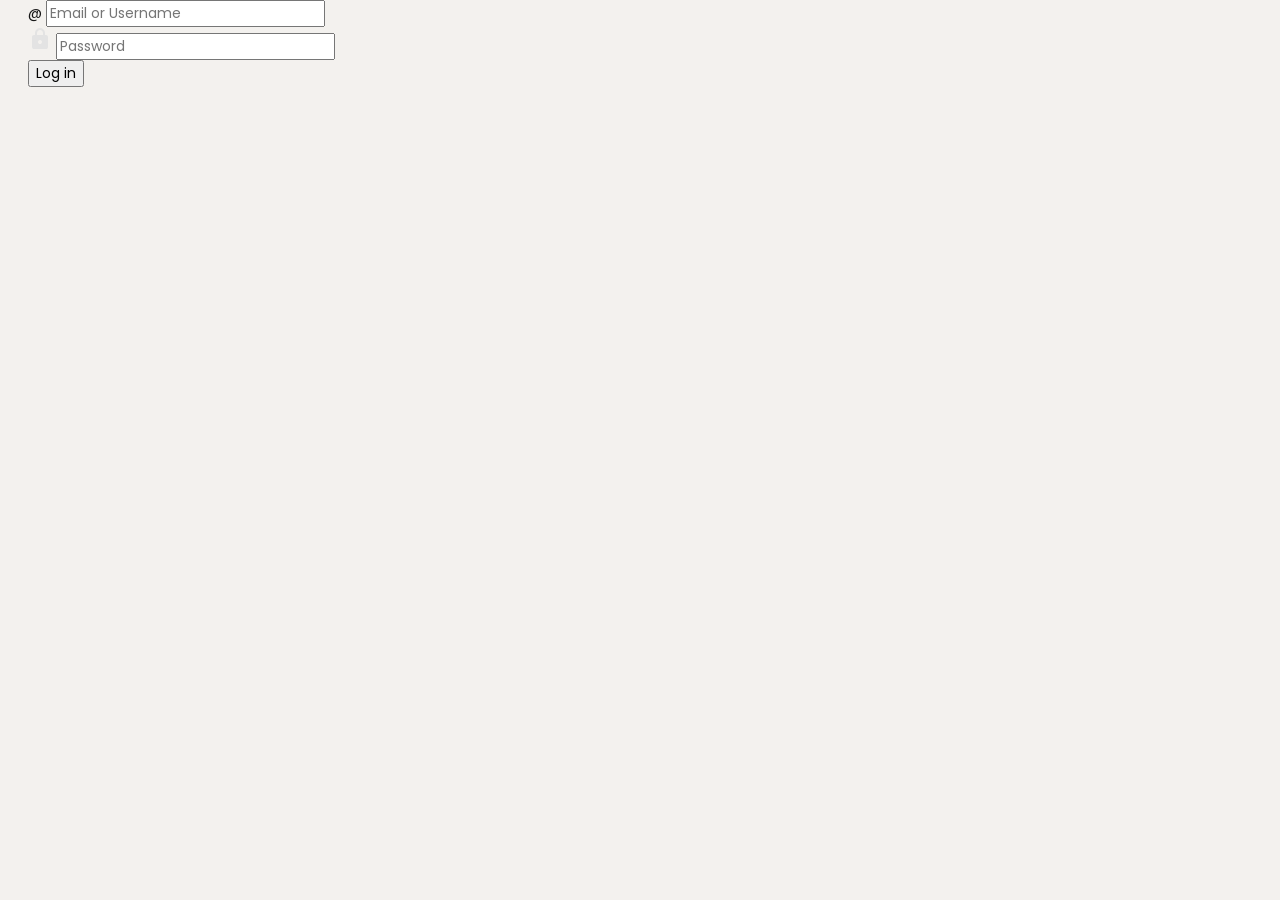
<file: forgotten-password.html>
<!DOCTYPE html>
<html lang="en">
<head>
  <meta charset="UTF-8">
  <meta name="viewport" content="width=device-width, initial-scale=1.0">
  <title>Forgot Password</title>
  <link rel="stylesheet" href="styles.css">
</head>
<body>
  <main class="container page-wrap">
    <form id="form">
      <!--<div class="incorrect">-->
      <div>
        <label for="email-input">
          <span>@</span>
        </label>
        <input type="email" name="email" id="email-input" placeholder="Email or Username">
      </div>
      <div>
        <label for="password-input">
          <svg xmlns="http://www.w3.org/2000/svg" height="24px" viewBox="0 -960 960 960" width="24px" fill="#e3e3e3"><path d="M240-80q-33 0-56.5-23.5T160-160v-400q0-33 23.5-56.5T240-640h40v-80q0-83 58.5-141.5T480-920q83 0 141.5 58.5T680-720v80h40q33 0 56.5 23.5T800-560v400q0 33-23.5 56.5T720-80H240Zm296.5-223.5Q560-327 560-360t-23.5-56.5Q513-440 480-440t-56.5 23.5Q400-393 400-360t23.5 56.5Q447-280 480-280t56.5-23.5ZM360-640h240v-80q0-50-35-85t-85-35q-50 0-85 35t-35 85v80Z"/></svg>
        </label>
        <input type="password" name="password" id="password-input" placeholder="Password">
      </div>
      <button type="submit">Log in</button>
    </form>
  </main>
</body>
</html>
</file>
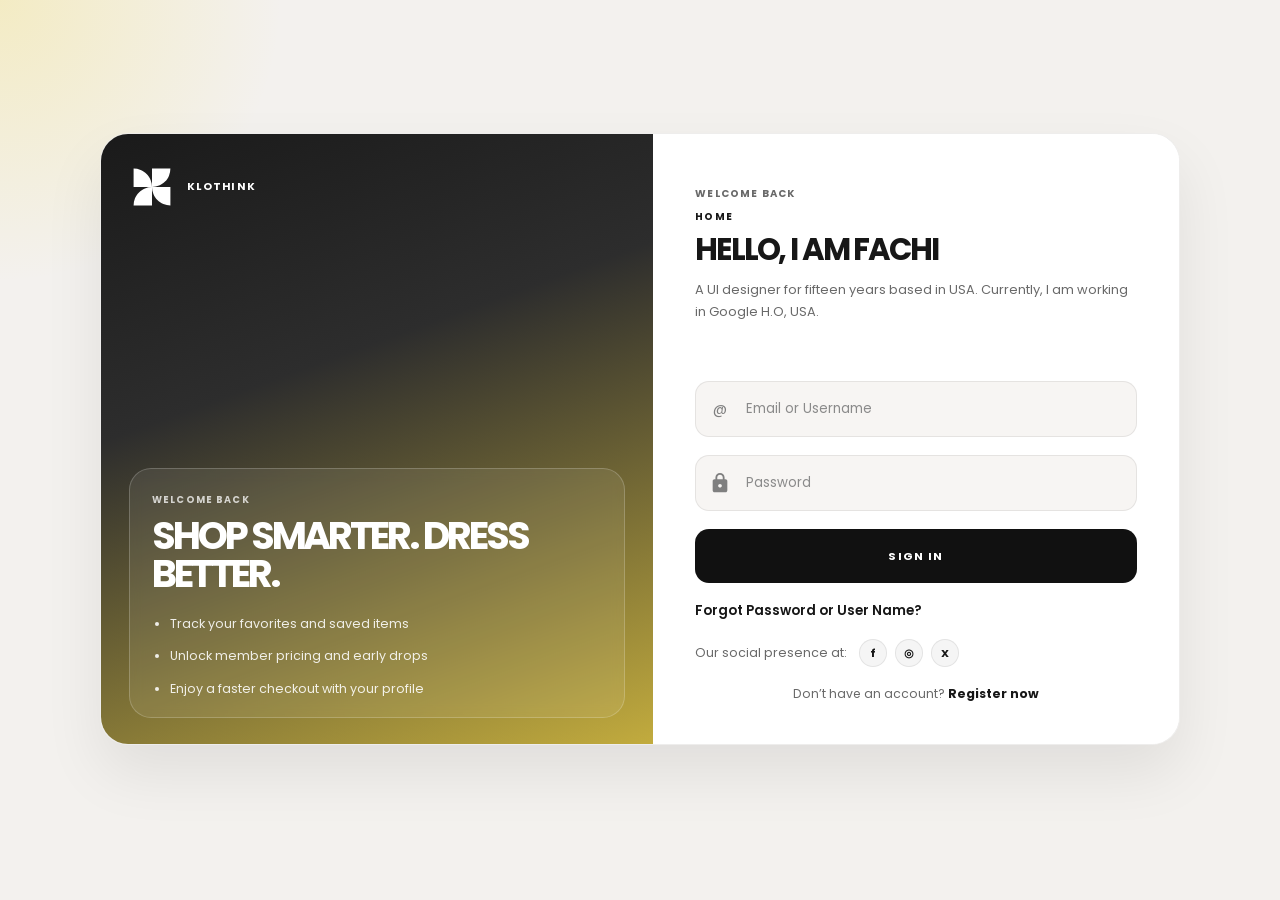
<file: login.html>
<!DOCTYPE html>
<html lang="en">
  <head>
    <meta charset="UTF-8" />
    <meta name="viewport" content="width=device-width, initial-scale=1.0" />
    <title>Klothink | Login</title>
    <link rel="stylesheet" href="styles.css" />
    <script src="script.js" defer></script>
  </head>
  <body class="auth-page">
    <div class="auth-shell">
      <aside class="auth-visual" aria-label="Brand introduction">
        <div class="brand-mark">
          <img src="images/logo/Logo.svg" alt="Klothink logo" />
          <span>Klothink</span>
        </div>

        <div class="promo-panel">
          <p class="eyebrow">Welcome back</p>
          <h2>Shop smarter. Dress better.</h2>
          <ul class="promo-list">
            <li>Track your favorites and saved items</li>
            <li>Unlock member pricing and early drops</li>
            <li>Enjoy a faster checkout with your profile</li>
          </ul>
        </div>
      </aside>

      <main class="auth-card">
        <p class="auth-kicker">Welcome back</p>
        <a href="index.html" class="auth-home-link" aria-label="Go to home page">Home</a>
        <h1>Hello, I am Fachi</h1>
        <p class="auth-subtitle">
          A UI designer for fifteen years based in USA. Currently, I am working in
          Google H.O, USA.
        </p>
        <p id="error-message" class="error-message" aria-live="polite"></p>

        <form id="login-form" class="auth-form" novalidate>
          <div class="auth-field">
            <label for="email-input" aria-label="Email or username">
              <span>@</span>
            </label>
            <input type="text" name="email" id="email-input" placeholder="Email or Username" />
          </div>

          <div class="auth-field">
            <label for="password-input" aria-label="Password">
              <svg xmlns="http://www.w3.org/2000/svg" height="22px" viewBox="0 -960 960 960" width="22px" fill="currentColor"><path d="M240-80q-33 0-56.5-23.5T160-160v-400q0-33 23.5-56.5T240-640h40v-80q0-83 58.5-141.5T480-920q83 0 141.5 58.5T680-720v80h40q33 0 56.5 23.5T800-560v400q0 33-23.5 56.5T720-80H240Zm296.5-223.5Q560-327 560-360t-23.5-56.5Q513-440 480-440t-56.5 23.5Q400-393 400-360t23.5 56.5Q447-280 480-280t56.5-23.5ZM360-640h240v-80q0-50-35-85t-85-35q-50 0-85 35t-35 85v80Z"/></svg>
            </label>
            <input type="password" name="password" id="password-input" placeholder="Password" />
          </div>

          <button class="auth-submit" type="submit">Sign in</button>
        </form>

        <a href="forgotten-password.html" class="login-link">Forgot Password or User Name?</a>

        <div class="social-row">
          <span>Our social presence at:</span>
          <div class="social-icons" aria-label="Social media links">
            <a href="#" aria-label="Facebook">f</a>
            <a href="#" aria-label="Instagram">◎</a>
            <a href="#" aria-label="X">X</a>
          </div>
        </div>

        <p class="auth-switch">
          Don’t have an account?
          <a href="sign-up.html">Register now</a>
        </p>
      </main>
    </div>
  </body>
</html>
</file>
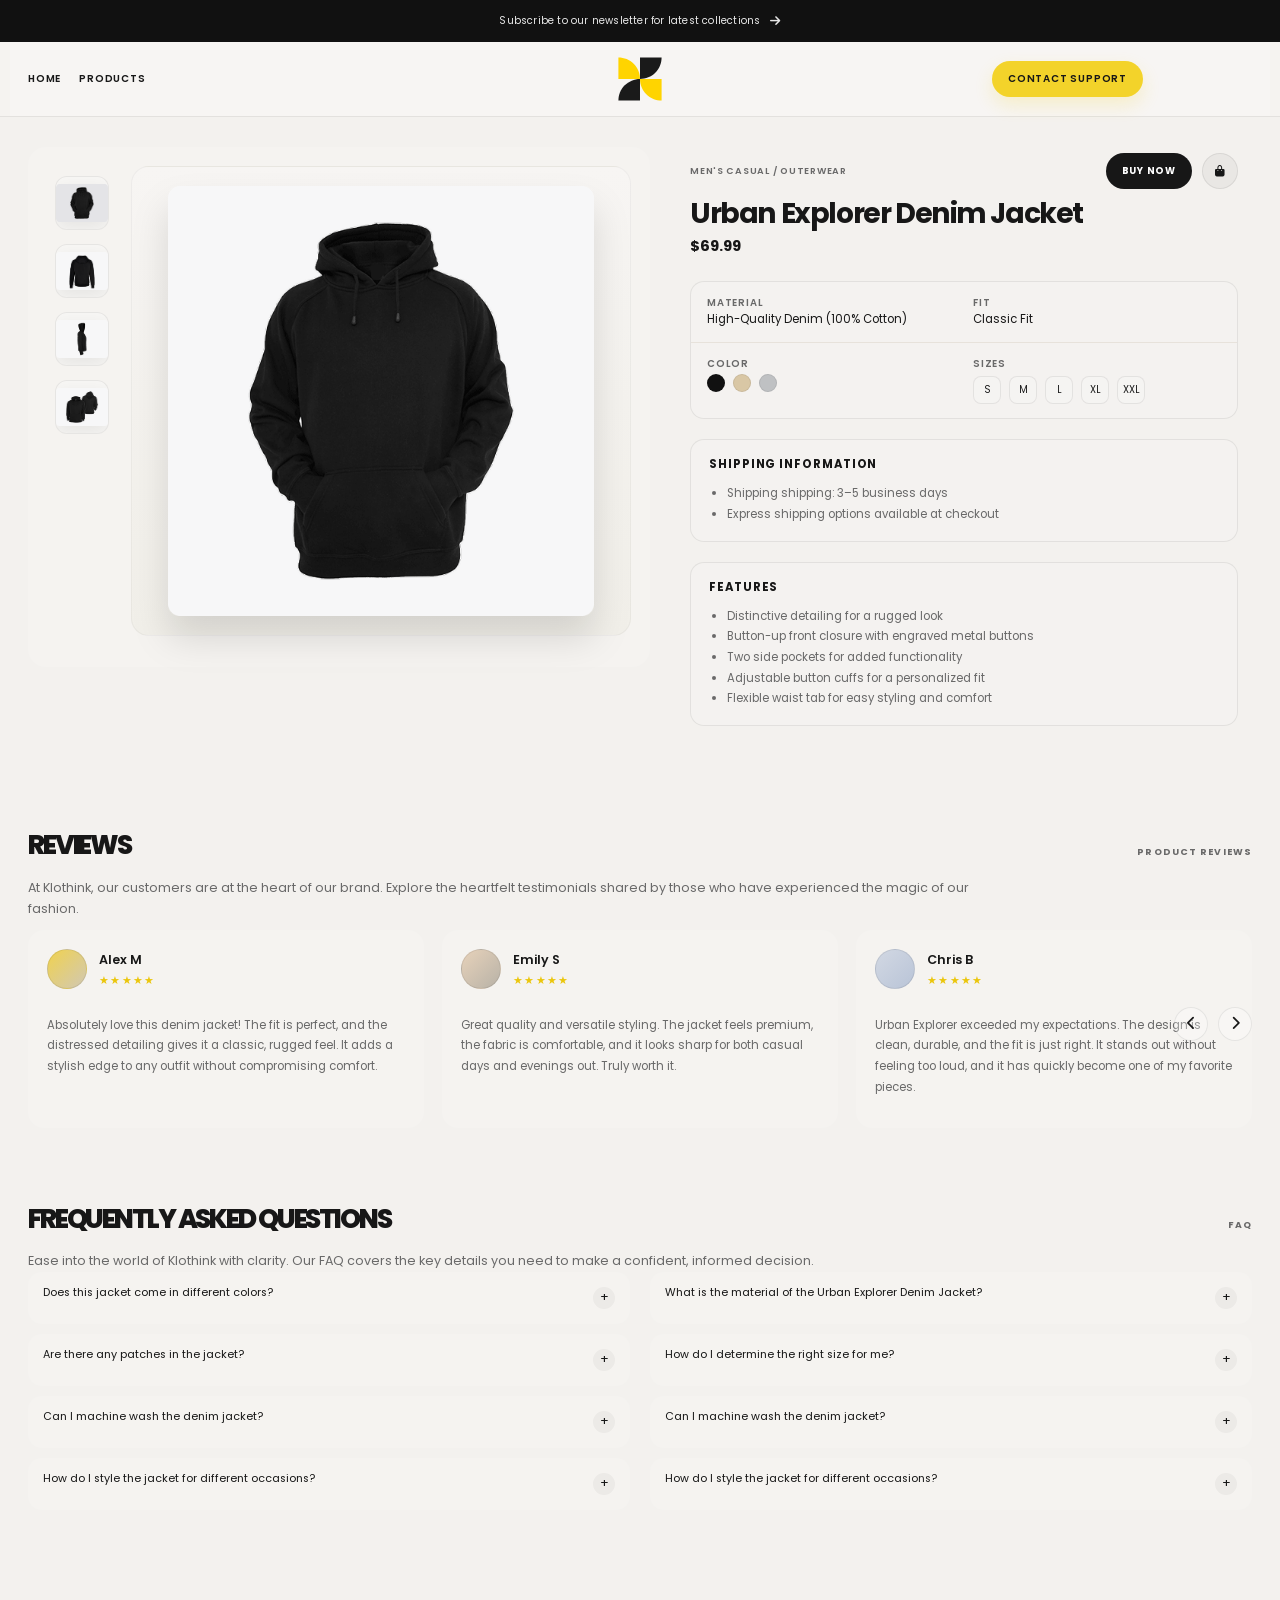
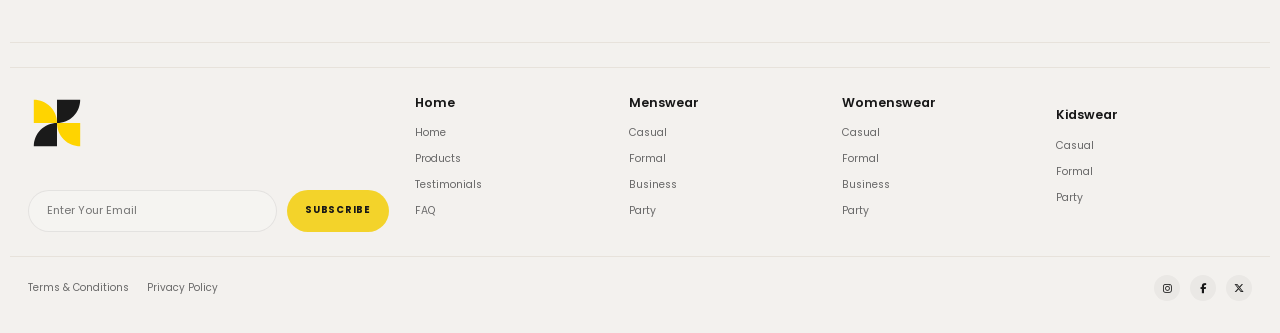
<file: product-detail-page.html>
<!DOCTYPE html>
<html lang="en">
  <head>
    <meta charset="UTF-8" />
    <meta name="viewport" content="width=device-width, initial-scale=1.0" />
    <title>Klothink | Product Detail</title>
    <link rel="preconnect" href="https://fonts.googleapis.com" />
    <link rel="preconnect" href="https://fonts.gstatic.com" crossorigin />
    <link
      href="https://fonts.googleapis.com/css2?family=Poppins:wght@400;500;600;700;800&display=swap"
      rel="stylesheet"
    />
    <link
      rel="stylesheet"
      href="https://cdnjs.cloudflare.com/ajax/libs/font-awesome/6.5.2/css/all.min.css"
      crossorigin="anonymous"
      referrerpolicy="no-referrer"
    />
    <link rel="stylesheet" href="styles.css" />
  </head>
  <body>
    <div class="top-strip">
      <span>Subscribe to our newsletter for latest collections</span>
      <i class="fa-solid fa-arrow-right"></i>
    </div>

    <header class="main-header">
      <nav class="navbar container">
        <div class="nav-left">
          <a href="index.html">Home</a>
          <a href="product-page.html">Products</a>
        </div>

        <div class="brand">
          <img src="images/logo/Logo.svg" alt="Klothink logo" />
        </div>

        <div class="nav-right">
          <a href="support-page.html" class="contact-btn">Contact Support</a>
        </div>
      </nav>
    </header>

    <main class="container product-layout">
      <section class="detail-grid">
        <div class="gallery-card">
          <div class="product-gallery">
            <div class="thumbs">
              <div class="thumb">
                <img src="images/Product-page/Product-detail-page/Image1.png" alt="thumbnail 1" />
              </div>
              <div class="thumb">
                <img src="images/Product-page/Product-detail-page/Image2.png" alt="thumbnail 2" />
              </div>
              <div class="thumb">
                <img src="images/Product-page/Product-detail-page/Image3.png" alt="thumbnail 3" />
              </div>
              <div class="thumb">
                <img src="images/Product-page/Product-detail-page/Image4.png" alt="thumbnail 4" />
              </div>
            </div>

            <div class="main-image">
              <img
                src="images/Product-page/Product-detail-page/Sub Container.png"
                alt="Urban Explorer Denim Jacket"
              />
            </div>
          </div>
        </div>

        <div class="product-info">
          <div class="meta-line">
            <span class="category">Men's Casual / Outerwear</span>

            <div class="purchase">
              <button class="buy-btn">Buy Now</button>
              <span class="cart-icon"><i class="fa-solid fa-bag-shopping"></i></span>
            </div>
          </div>

          <h1>Urban Explorer Denim Jacket</h1>
          <div class="price">$69.99</div>

          <div class="detail-box">
            <div class="detail-row">
              <div>
                <div class="detail-label">Material</div>
                <div class="detail-value">High-Quality Denim (100% Cotton)</div>
              </div>
              <div>
                <div class="detail-label">Fit</div>
                <div class="detail-value">Classic Fit</div>
              </div>
            </div>

            <div class="detail-row">
              <div>
                <div class="detail-label">Color</div>
                <div class="color-swatches">
                  <span class="swatch black"></span>
                  <span class="swatch beige"></span>
                  <span class="swatch grey"></span>
                </div>
              </div>
              <div>
                <div class="detail-label">Sizes</div>
                <div class="size-choices">
                  <span class="size-pill">S</span>
                  <span class="size-pill">M</span>
                  <span class="size-pill">L</span>
                  <span class="size-pill">XL</span>
                  <span class="size-pill">XXL</span>
                </div>
              </div>
            </div>
          </div>

          <div class="info-block">
            <h3>Shipping Information</h3>
            <ul>
              <li>Shipping shipping: 3–5 business days</li>
              <li>Express shipping options available at checkout</li>
            </ul>
          </div>

          <div class="info-block">
            <h3>Features</h3>
            <ul>
              <li>Distinctive detailing for a rugged look</li>
              <li>Button-up front closure with engraved metal buttons</li>
              <li>Two side pockets for added functionality</li>
              <li>Adjustable button cuffs for a personalized fit</li>
              <li>Flexible waist tab for easy styling and comfort</li>
            </ul>
          </div>
        </div>
      </section>

      <section class="reviews-section">
        <div class="section-head">
          <h2>Reviews</h2>
          <span class="mini-tag">Product Reviews</span>
        </div>

        <p class="section-subtitle">
          At Klothink, our customers are at the heart of our brand. Explore the
          heartfelt testimonials shared by those who have experienced the magic
          of our fashion.
        </p>

        <div class="review-slider">
          <article class="review-card">
            <div class="review-top">
              <div class="avatar"></div>
              <div>
                <div class="reviewer">Alex M</div>
                <div class="stars">★★★★★</div>
              </div>
            </div>
            <p class="quote">
              Absolutely love this denim jacket! The fit is perfect, and the
              distressed detailing gives it a classic, rugged feel. It adds a
              stylish edge to any outfit without compromising comfort.
            </p>
          </article>

          <article class="review-card">
            <div class="review-top">
              <div class="avatar alt-1"></div>
              <div>
                <div class="reviewer">Emily S</div>
                <div class="stars">★★★★★</div>
              </div>
            </div>
            <p class="quote">
              Great quality and versatile styling. The jacket feels premium, the
              fabric is comfortable, and it looks sharp for both casual days and
              evenings out. Truly worth it.
            </p>
          </article>

          <article class="review-card">
            <div class="review-top">
              <div class="avatar alt-2"></div>
              <div>
                <div class="reviewer">Chris B</div>
                <div class="stars">★★★★★</div>
              </div>
            </div>
            <p class="quote">
              Urban Explorer exceeded my expectations. The design is clean,
              durable, and the fit is just right. It stands out without feeling
              too loud, and it has quickly become one of my favorite pieces.
            </p>
          </article>

          <div class="slider-nav">
            <button aria-label="Previous"><i class="fa-solid fa-chevron-left"></i></button>
            <button aria-label="Next"><i class="fa-solid fa-chevron-right"></i></button>
          </div>
        </div>
      </section>

      <section class="faq-section">
        <div class="section-head">
          <h2>Frequently Asked Questions</h2>
          <span class="mini-tag">FAQ</span>
        </div>

        <p class="section-subtitle">
          Ease into the world of Klothink with clarity. Our FAQ covers the key
          details you need to make a confident, informed decision.
        </p>

        <div class="faq-wrap">
          <div class="faq-col">
            <div class="faq-item">
              <span class="q">Does this jacket come in different colors?</span>
              <span class="plus">+</span>
            </div>
            <div class="faq-item">
              <span class="q">Are there any patches in the jacket?</span>
              <span class="plus">+</span>
            </div>
            <div class="faq-item">
              <span class="q">Can I machine wash the denim jacket?</span>
              <span class="plus">+</span>
            </div>
            <div class="faq-item">
              <span class="q">How do I style the jacket for different occasions?</span>
              <span class="plus">+</span>
            </div>
          </div>

          <div class="faq-col">
            <div class="faq-item">
              <span class="q">What is the material of the Urban Explorer Denim Jacket?</span>
              <span class="plus">+</span>
            </div>
            <div class="faq-item">
              <span class="q">How do I determine the right size for me?</span>
              <span class="plus">+</span>
            </div>
            <div class="faq-item">
              <span class="q">Can I machine wash the denim jacket?</span>
              <span class="plus">+</span>
            </div>
            <div class="faq-item">
              <span class="q">How do I style the jacket for different occasions?</span>
              <span class="plus">+</span>
            </div>
          </div>
        </div>
      </section>
    </main>

    <footer class="site-footer">
      <div class="container footer-inner">
        <div class="footer-brand">
          <div class="mini-logo">
            <img src="images/logo/Logo.svg" alt="Klothink logo" />
          </div>

          <div class="newsletter">
            <input type="email" placeholder="Enter Your Email" />
            <button>Subscribe</button>
          </div>
        </div>

        <div class="footer-links">
          <div class="footer-column">
            <h3>Home</h3>
            <ul>
              <li>Home</li>
              <li>Products</li>
              <li>Testimonials</li>
              <li>FAQ</li>
            </ul>
          </div>

          <div class="footer-column">
            <h3>Menswear</h3>
            <ul>
              <li>Casual</li>
              <li>Formal</li>
              <li>Business</li>
              <li>Party</li>
            </ul>
          </div>

          <div class="footer-column">
            <h3>Womenswear</h3>
            <ul>
              <li>Casual</li>
              <li>Formal</li>
              <li>Business</li>
              <li>Party</li>
            </ul>
          </div>

          <div class="footer-column">
            <h3>Kidswear</h3>
            <ul>
              <li>Casual</li>
              <li>Formal</li>
              <li>Party</li>
            </ul>
          </div>
        </div>
      </div>

      <div class="container footer-bottom">
        <div class="legal">
          <a href="#">Terms &amp; Conditions</a>
          <a href="#">Privacy Policy</a>
        </div>

        <div class="socials">
          <a href="#"><i class="fa-brands fa-instagram"></i></a>
          <a href="#"><i class="fa-brands fa-facebook-f"></i></a>
          <a href="#"><i class="fa-brands fa-x-twitter"></i></a>
        </div>
      </div>
    </footer>
  </body>
  <script src="script.js" defer></script>
</html>
</file>
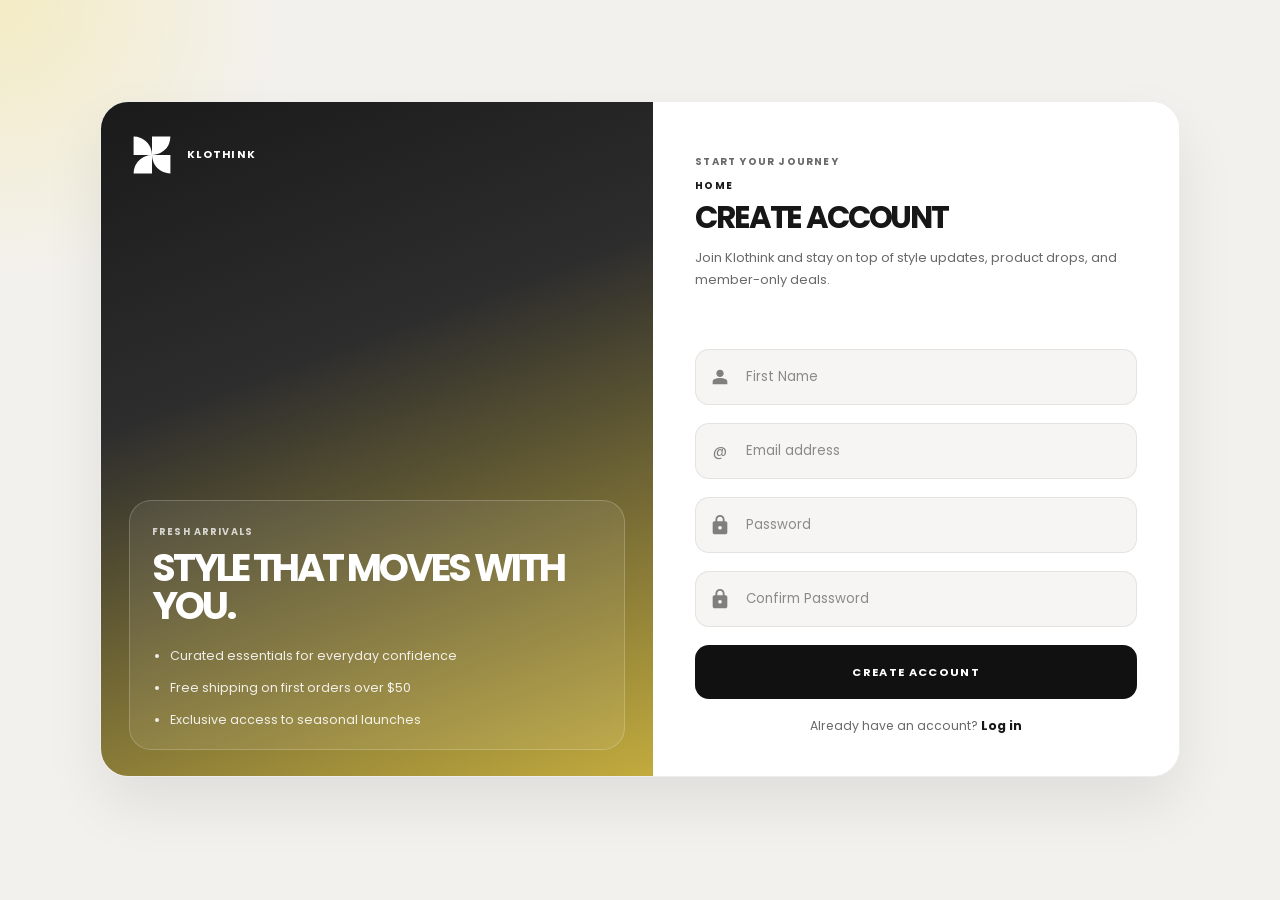
<file: sign-up.html>
<!DOCTYPE html>
<html lang="en">
  <head>
    <meta charset="UTF-8" />
    <meta name="viewport" content="width=device-width, initial-scale=1.0" />
    <title>Klothink | Sign Up</title>
    <link rel="stylesheet" href="styles.css" />
    <script src="script.js" defer></script>
  </head>
  <body class="auth-page">
    <div class="auth-shell">
      <aside class="auth-visual" aria-label="Brand introduction">
        <div class="brand-mark">
          <img src="images/logo/Logo.svg" alt="Klothink logo" />
          <span>Klothink</span>
        </div>

        <div class="promo-panel">
          <p class="eyebrow">Fresh arrivals</p>
          <h2>Style that moves with you.</h2>
          <ul class="promo-list">
            <li>Curated essentials for everyday confidence</li>
            <li>Free shipping on first orders over $50</li>
            <li>Exclusive access to seasonal launches</li>
          </ul>
        </div>
      </aside>

      <main class="auth-card">
        <p class="auth-kicker">Start your journey</p>
        <a href="index.html" class="auth-home-link" aria-label="Go to home page">Home</a>
        <h1>Create Account</h1>
        <p class="auth-subtitle">Join Klothink and stay on top of style updates, product drops, and member-only deals.</p>
        <p id="error-message" class="error-message" aria-live="polite"></p>

        <form id="signup-form" class="auth-form" novalidate>
          <div class="field-group">
            <div class="auth-field">
              <label for="firstname-input" aria-label="First name">
                <svg xmlns="http://www.w3.org/2000/svg" height="22px" viewBox="0 -960 960 960" width="22px" fill="currentColor"><path d="M367-527q-47-47-47-113t47-113q47-47 113-47t113 47q47 47 47 113t-47 113q-47 47-113 47t-113-47ZM160-160v-112q0-34 17.5-62.5T224-378q62-31 126-46.5T480-440q66 0 130 15.5T736-378q29 15 46.5 43.5T800-272v112H160Z"/></svg>
              </label>
              <input type="text" name="firstname" id="firstname-input" placeholder="First Name" />
            </div>
          </div>

          <div class="auth-field">
            <label for="email-input" aria-label="Email address">
              <span>@</span>
            </label>
            <input type="email" name="email" id="email-input" placeholder="Email address" />
          </div>

          <div class="auth-field">
            <label for="password-input" aria-label="Password">
              <svg xmlns="http://www.w3.org/2000/svg" height="22px" viewBox="0 -960 960 960" width="22px" fill="currentColor"><path d="M240-80q-33 0-56.5-23.5T160-160v-400q0-33 23.5-56.5T240-640h40v-80q0-83 58.5-141.5T480-920q83 0 141.5 58.5T680-720v80h40q33 0 56.5 23.5T800-560v400q0 33-23.5 56.5T720-80H240Zm296.5-223.5Q560-327 560-360t-23.5-56.5Q513-440 480-440t-56.5 23.5Q400-393 400-360t23.5 56.5Q447-280 480-280t56.5-23.5ZM360-640h240v-80q0-50-35-85t-85-35q-50 0-85 35t-35 85v80Z"/></svg>
            </label>
            <input type="password" name="password" id="password-input" placeholder="Password" />
          </div>

          <div class="auth-field">
            <label for="confirm-password-input" aria-label="Confirm password">
              <svg xmlns="http://www.w3.org/2000/svg" height="22px" viewBox="0 -960 960 960" width="22px" fill="currentColor"><path d="M240-80q-33 0-56.5-23.5T160-160v-400q0-33 23.5-56.5T240-640h40v-80q0-83 58.5-141.5T480-920q83 0 141.5 58.5T680-720v80h40q33 0 56.5 23.5T800-560v400q0 33-23.5 56.5T720-80H240Zm296.5-223.5Q560-327 560-360t-23.5-56.5Q513-440 480-440t-56.5 23.5Q400-393 400-360t23.5 56.5Q447-280 480-280t56.5-23.5ZM360-640h240v-80q0-50-35-85t-85-35q-50 0-85 35t-35 85v80Z"/></svg>
            </label>
            <input type="password" name="confirm-password" id="confirm-password-input" placeholder="Confirm Password" />
          </div>

          <button class="auth-submit" type="submit">Create account</button>
        </form>

        <p class="auth-switch">Already have an account? <a href="login.html">Log in</a></p>
      </main>
    </div>
  </body>
</html>
</file>
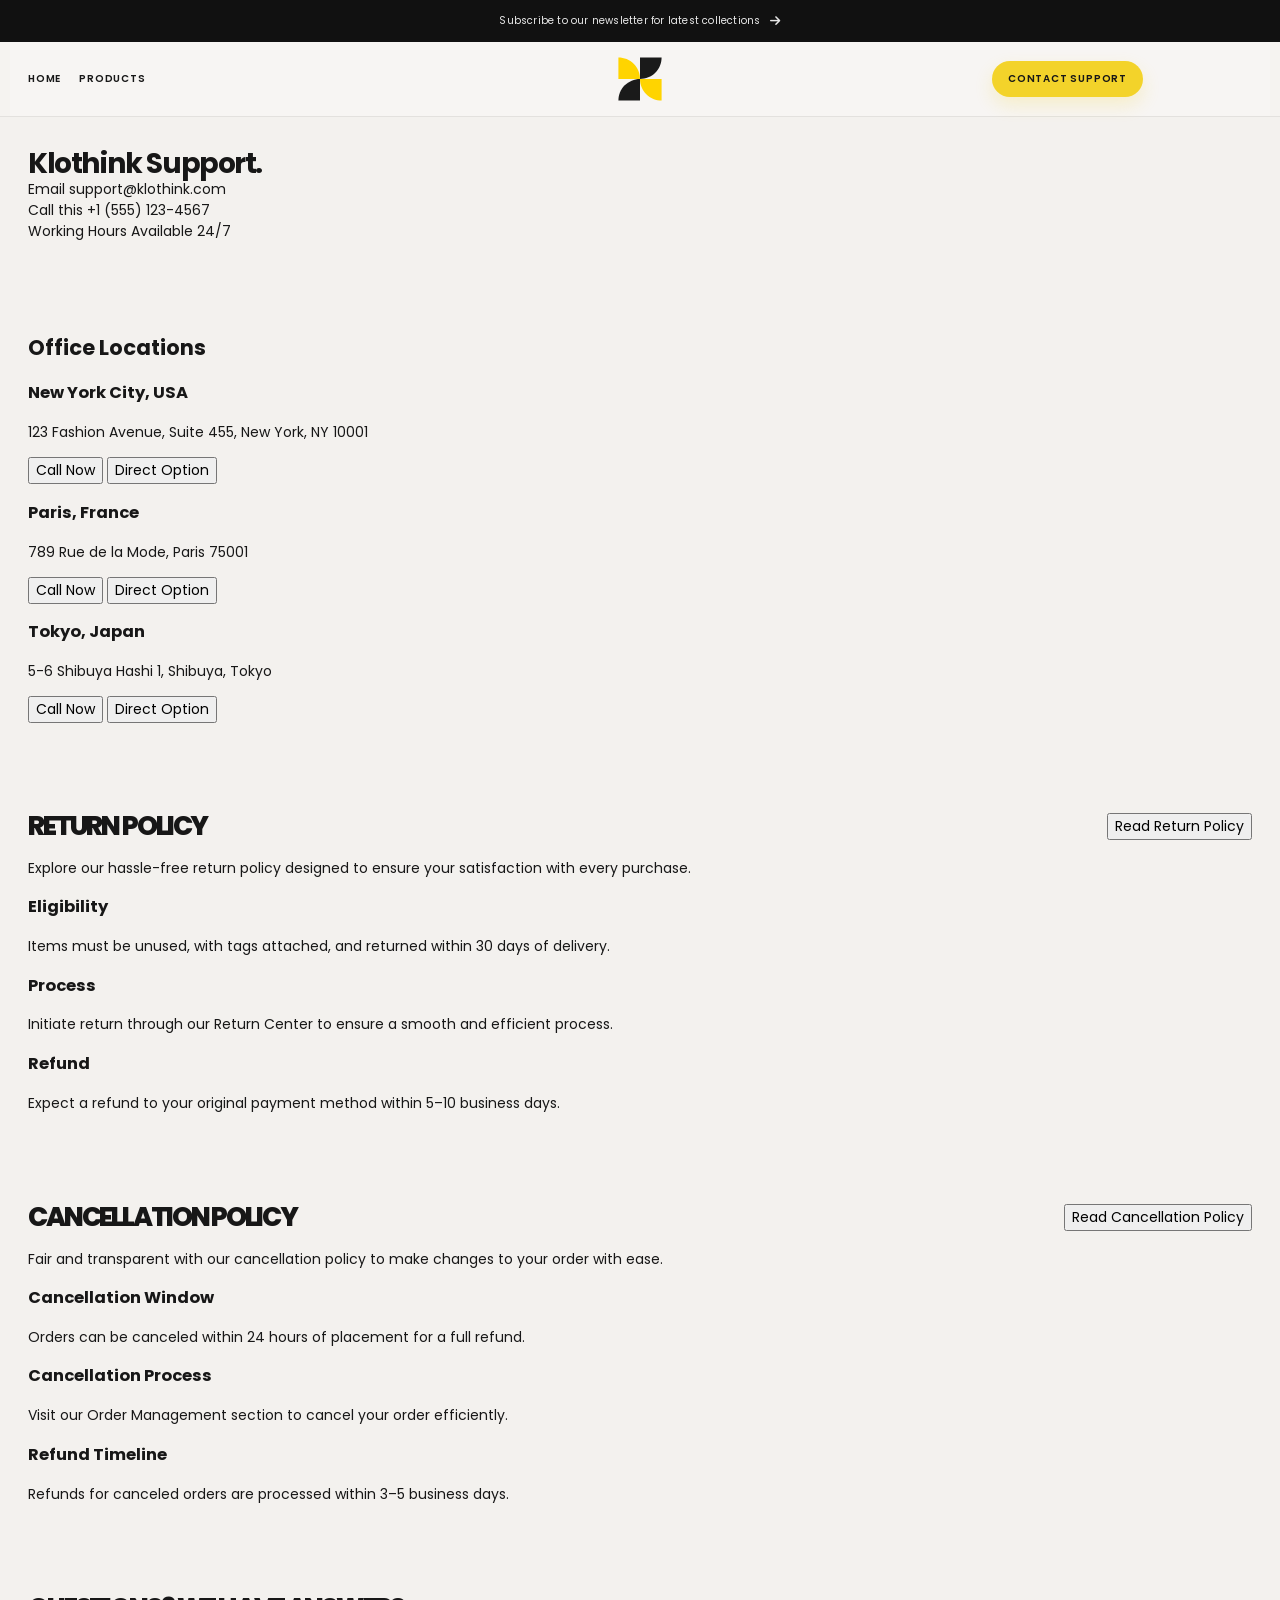
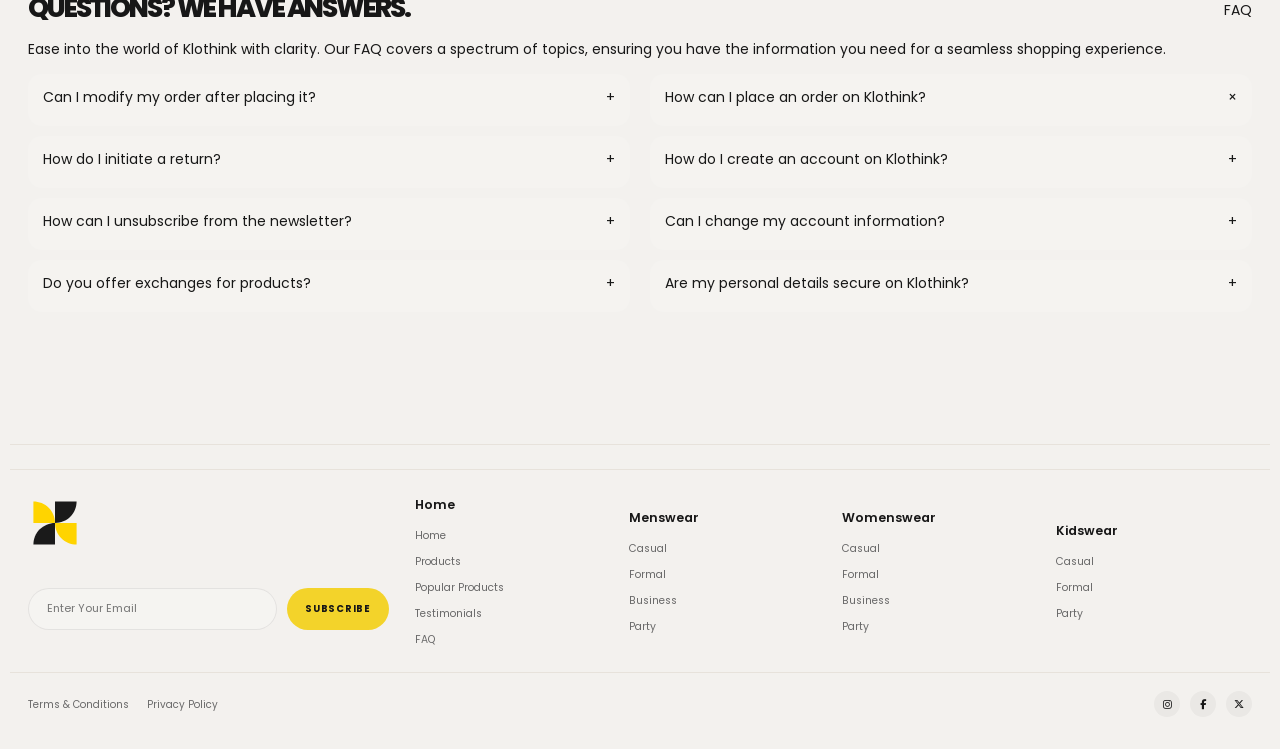
<file: support-page.html>
<!DOCTYPE html>
<html lang="en">
  <head>
    <meta charset="UTF-8" />
    <meta name="viewport" content="width=device-width, initial-scale=1.0" />
    <title>Klothink Support</title>
    <link rel="preconnect" href="https://fonts.googleapis.com" />
    <link rel="preconnect" href="https://fonts.gstatic.com" crossorigin />
    <link
      href="https://fonts.googleapis.com/css2?family=Poppins:wght@400;500;600;700;800&display=swap"
      rel="stylesheet"
    />
    <link
      rel="stylesheet"
      href="https://cdnjs.cloudflare.com/ajax/libs/font-awesome/6.5.2/css/all.min.css"
      crossorigin="anonymous"
      referrerpolicy="no-referrer"
    />
    <link rel="stylesheet" href="styles.css" />
  </head>
  <body>
    <div class="top-strip">
      <span>Subscribe to our newsletter for latest collections</span>
      <i class="fa-solid fa-arrow-right"></i>
    </div>

    <header class="main-header">
      <nav class="navbar container">
        <div class="nav-left">
          <a href="index.html">Home</a>
          <a href="product-page.html">Products</a>
        </div>

        <div class="brand">
          <img src="images/logo/Logo.svg" alt="Klothink logo" />
        </div>

        <div class="nav-right">
          <a href="support-page.html" class="contact-btn">Contact Support</a>
        </div>
      </nav>
    </header>

    <main class="container support-page">
      <section class="support-head">
        <div class="title-wrap">
          <h1>Klothink Support.</h1>
        </div>

        <div class="support-meta">
          <div class="meta-block">
            <span class="small-label">Email</span>
            <a href="mailto:support@klothink.com">support@klothink.com</a>
          </div>

          <div class="meta-block">
            <span class="small-label">Call this</span>
            <a href="tel:+15551234567">+1 (555) 123-4567</a>
          </div>

          <div class="meta-block">
            <span class="small-label">Working Hours</span>
            <span>Available 24/7</span>
          </div>
        </div>
      </section>

      <section class="support-contact">
        <h2>Office Locations</h2>

        <div class="office-grid">
          <div class="office-card">
            <h3>New York City, USA</h3>
            <p>123 Fashion Avenue, Suite 455, New York, NY 10001</p>

            <div class="action-row">
              <button class="inline-btn">Call Now</button>
              <button class="inline-btn subtle">Direct Option</button>
            </div>
          </div>

          <div class="office-card">
            <h3>Paris, France</h3>
            <p>789 Rue de la Mode, Paris 75001</p>

            <div class="action-row">
              <button class="inline-btn">Call Now</button>
              <button class="inline-btn subtle">Direct Option</button>
            </div>
          </div>

          <div class="office-card">
            <h3>Tokyo, Japan</h3>
            <p>5-6 Shibuya Hashi 1, Shibuya, Tokyo</p>

            <div class="action-row">
              <button class="inline-btn">Call Now</button>
              <button class="inline-btn subtle">Direct Option</button>
            </div>
          </div>
        </div>
      </section>

      <section class="policy-section">
        <div class="section-head">
          <h2>Return Policy</h2>
          <button class="ghost-btn">Read Return Policy</button>
        </div>

        <p class="section-copy">
          Explore our hassle-free return policy designed to ensure your
          satisfaction with every purchase.
        </p>

        <div class="info-grid">
          <div class="info-item">
            <h3>Eligibility</h3>
            <p>Items must be unused, with tags attached, and returned within 30 days of delivery.</p>
          </div>

          <div class="info-item">
            <h3>Process</h3>
            <p>Initiate return through our Return Center to ensure a smooth and efficient process.</p>
          </div>

          <div class="info-item">
            <h3>Refund</h3>
            <p>Expect a refund to your original payment method within 5–10 business days.</p>
          </div>
        </div>
      </section>

      <section class="policy-section">
        <div class="section-head">
          <h2>Cancellation Policy</h2>
          <button class="ghost-btn">Read Cancellation Policy</button>
        </div>

        <p class="section-copy">
          Fair and transparent with our cancellation policy to make changes to your order with ease.
        </p>

        <div class="info-grid">
          <div class="info-item">
            <h3>Cancellation Window</h3>
            <p>Orders can be canceled within 24 hours of placement for a full refund.</p>
          </div>

          <div class="info-item">
            <h3>Cancellation Process</h3>
            <p>Visit our Order Management section to cancel your order efficiently.</p>
          </div>

          <div class="info-item">
            <h3>Refund Timeline</h3>
            <p>Refunds for canceled orders are processed within 3–5 business days.</p>
          </div>
        </div>
      </section>

      <section class="faq-section">
        <div class="section-head">
          <h2>Questions? We have answers.</h2>
          <span class="faq-tag">FAQ</span>
        </div>

        <p class="section-copy">
          Ease into the world of Klothink with clarity. Our FAQ covers a spectrum
          of topics, ensuring you have the information you need for a seamless shopping experience.
        </p>

        <div class="faq-wrap">
          <div class="faq-col">
            <div class="faq-item">
              <span class="faq-question">Can I modify my order after placing it?</span>
              <span class="faq-plus">+</span>
            </div>
            <div class="faq-item">
              <span class="faq-question">How do I initiate a return?</span>
              <span class="faq-plus">+</span>
            </div>
            <div class="faq-item">
              <span class="faq-question">How can I unsubscribe from the newsletter?</span>
              <span class="faq-plus">+</span>
            </div>
            <div class="faq-item">
              <span class="faq-question">Do you offer exchanges for products?</span>
              <span class="faq-plus">+</span>
            </div>
          </div>

          <div class="faq-col">
            <div class="faq-item">
              <span class="faq-question">How can I place an order on Klothink?</span>
              <span class="faq-plus">×</span>
            </div>
            <div class="faq-item">
              <span class="faq-question">How do I create an account on Klothink?</span>
              <span class="faq-plus">+</span>
            </div>
            <div class="faq-item">
              <span class="faq-question">Can I change my account information?</span>
              <span class="faq-plus">+</span>
            </div>
            <div class="faq-item">
              <span class="faq-question">Are my personal details secure on Klothink?</span>
              <span class="faq-plus">+</span>
            </div>
          </div>
        </div>
      </section>
    </main>

    <footer class="site-footer">
      <div class="container footer-inner">
        <div class="footer-brand">
          <div class="mini-brand">
            <img src="images/logo/Logo.svg" alt="Klothink logo" />
          </div>

          <div class="newsletter">
            <input type="email" placeholder="Enter Your Email" />
            <button>Subscribe</button>
          </div>
        </div>

        <div class="footer-links">
          <div class="footer-column">
            <h3>Home</h3>
            <ul>
              <li>Home</li>
              <li>Products</li>
              <li>Popular Products</li>
              <li>Testimonials</li>
              <li>FAQ</li>
            </ul>
          </div>

          <div class="footer-column">
            <h3>Menswear</h3>
            <ul>
              <li>Casual</li>
              <li>Formal</li>
              <li>Business</li>
              <li>Party</li>
            </ul>
          </div>

          <div class="footer-column">
            <h3>Womenswear</h3>
            <ul>
              <li>Casual</li>
              <li>Formal</li>
              <li>Business</li>
              <li>Party</li>
            </ul>
          </div>

          <div class="footer-column">
            <h3>Kidswear</h3>
            <ul>
              <li>Casual</li>
              <li>Formal</li>
              <li>Party</li>
            </ul>
          </div>
        </div>
      </div>

      <div class="container footer-bottom">
        <div class="legal-links">
          <a href="#">Terms &amp; Conditions</a>
          <a href="#">Privacy Policy</a>
        </div>

        <div class="socials">
          <a href="#"><i class="fa-brands fa-instagram"></i></a>
          <a href="#"><i class="fa-brands fa-facebook-f"></i></a>
          <a href="#"><i class="fa-brands fa-x-twitter"></i></a>
        </div>
      </div>
    </footer>
  </body>
  <script src="script.js" defer></script>
</html>
</file>
<file: styles.css>
@import url('https://fonts.googleapis.com/css2?family=Poppins:wght@400;500;600;700;800&display=swap');

:root {
  --bg: #f4f2ef;
  --panel: #f7f5f3;
  --card: #ffffff;
  --text: #171717;
  --muted: #676767;
  --line: #e9e1d8;
  --black: #111111;
  --yellow: #f5d72e;
  --soft: #f2efe9;
  --shadow: 0 18px 38px rgba(17, 17, 17, 0.05);

  /* unified spacing */
  --page-inline: 18px;
  --page-width: 1260px;
  --section-gap: 90px;
  --section-top: 30px;
  --section-bottom: 52px;
}

* {
  box-sizing: border-box;
}

html {
  font-family: 'Poppins', sans-serif;
  font-size: 14px;
  scroll-behavior: smooth;
}

body {
  margin: 0;
  background: var(--bg);
  color: var(--text);
  line-height: 1.5;
}

img {
  max-width: 100%;
  display: block;
}

a {
  color: inherit;
  text-decoration: none;
}

button,
input {
  font: inherit;
}

button {
  cursor: pointer;
}

.nav-bar,
.hero,
.discover,
.experience,
.testimonials,
.faq,
.steps,
.site-footer,
.page-wrap,
.product-layout,
.container {
  max-width: var(--page-width);
  margin-left: auto;
  margin-right: auto;
  padding-left: var(--page-inline);
  padding-right: var(--page-inline);
}

.nav-bar {
  margin-top: 24px;
}

.nav {
  display: flex;
  align-items: center;
  justify-content: space-between;
  gap: 18px;
  background: rgba(255, 255, 255, 0.72);
  border: 1px solid rgba(17, 17, 17, 0.06);
  border-radius: 16px;
  padding: 14px 24px;
  box-shadow: var(--shadow);
}

.nav a {
  font-size: 0.72rem;
  font-weight: 600;
  text-transform: uppercase;
  letter-spacing: 0.08em;
  color: var(--text);
  text-decoration: none;
}

.nav a:nth-child(1),
.nav a:nth-child(2) {
  min-width: 90px;
}

.brand {
  display: flex;
  justify-content: center;
  align-items: center;
  flex: 1;
}

.brand img {
  width: 56px;
  height: 56px;
  object-fit: contain;
}

.nav-cta {
  display: inline-flex;
  align-items: center;
  justify-content: center;
  background: #f7d52f;
  color: var(--black);
  border-radius: 999px;
  padding: 10px 18px;
  font-size: 0.72rem;
  font-weight: 700;
  letter-spacing: 0.08em;
  text-transform: uppercase;
  text-decoration: none;
  line-height: 1;
  opacity: 1;
  visibility: visible;

}

.nav-cta:hover {
  opacity: 0.96;
}

.hero {
  display: grid;
  grid-template-columns: 1fr 1.1fr;
  gap: 40px;
  align-items: center;
  margin-top: 80px;
}

.hero-copy {
  max-width: 560px;
}

.hero-copy h1 {
  margin: 0;
  font-size: clamp(2.7rem, 3vw, 4.4rem);
  line-height: 0.9;
  letter-spacing: -0.08em;
  text-transform: uppercase;
  font-weight: 700;
}

.hero-copy p {
  margin: 18px 0 0;
  font-size: 0.94rem;
  line-height: 1.7;
  color: var(--muted);
}

.hero-actions {
  display: flex;
  align-items: center;
  gap: 14px;
  margin-top: 26px;
}

.btn {
  border: 1px solid var(--black);
  border-radius: 999px;
  padding: 0 18px;
  height: 42px;
  font-size: 0.72rem;
  letter-spacing: 0.08em;
  text-transform: uppercase;
  font-weight: 600;
}

.btn-primary {
  background: var(--black);
  color: #fff;
}

.btn-secondary {
  background: transparent;
  color: var(--text);
}

.hero-metrics {
  display: grid;
  grid-template-columns: repeat(2, minmax(120px, 1fr));
  gap: 18px 24px;
  margin-top: 28px;
  max-width: 440px;
}

.metric {
  padding-top: 14px;
  border-top: 1px solid var(--line);
  min-height: 86px;
}

.metric strong {
  display: block;
  font-size: 1.2rem;
  line-height: 1.2;
  letter-spacing: -0.04em;
  font-weight: 700;
}

.metric span {
  display: block;
  margin-top: 6px;
  font-size: 0.72rem;
  color: var(--muted);
  line-height: 1.5;
}

.hero-visual {
  display: flex;
  justify-content: center;
  align-items: center;
  width: 100%;
  transition: transform 0.3s, box-shadow 0.3s;
}

.hero-visual:hover {
  transform: translateY(-4px);
  box-shadow: var(--shadow);
}

.product-showcase {
  position: relative;
  width: 100%;
  min-height: 430px;
  background: linear-gradient(180deg, #f9f8f6 0%, #efeee9 100%);
  border: 1px solid rgba(17, 17, 17, 0.06);
  border-radius: 22px;
  box-shadow: var(--shadow);
  overflow: hidden;
}

.product-showcase::before {
  content: "";
  position: absolute;
  right: 18px;
  top: 18px;
  width: 36px;
  height: 36px;
  border-radius: 50%;
  background: rgba(255, 255, 255, 0.82);
  border: 1px solid rgba(17, 17, 17, 0.05);
}

.badge {
  position: absolute;
  left: 18px;
  top: 18px;
  z-index: 2;
  background: rgba(255, 255, 255, 0.7);
  border: 1px solid rgba(17, 17, 17, 0.06);
  border-radius: 999px;
  padding: 6px 10px;
  font-size: 0.62rem;
  text-transform: uppercase;
  letter-spacing: 0.08em;
  font-weight: 700;
}

.product-figure {
  position: absolute;
  inset: 26px 20px 18px 20px;
  display: flex;
  align-items: center;
  justify-content: center;
  background: transparent;
  overflow: hidden;
}

.product-figure img {
  width: 100%;
  height: 100%;
  object-fit: contain;
  object-position: center;
  display: block;
  filter: drop-shadow(0 26px 18px rgba(0, 0, 0, 0.08));
}

.yellow-jacket {
  background: transparent;
}

.yellow-jacket::before,
.yellow-jacket::after {
  display: none;
}

.swatch-row {
  position: absolute;
  left: 50%;
  bottom: 18px;
  transform: translateX(-50%);
  display: flex;
  gap: 10px;
  padding: 8px 10px;
  background: rgba(255, 255, 255, 0.75);
  border: 1px solid rgba(17, 17, 17, 0.08);
  border-radius: 999px;
}

.swatch {
  width: 14px;
  height: 14px;
  border-radius: 50%;
  display: block;
}

.sw-1 { background: #f7d52f; border: 1px solid rgba(0,0,0,0.06); }
.sw-2 { background: #d8d7d0; border: 1px solid rgba(0,0,0,0.06); }
.sw-3 { background: #f4f4f4; border: 1px solid rgba(0,0,0,0.06); }
.sw-4 { background: #111111; border: 1px solid rgba(0,0,0,0.08); }

.discover,
.experience,
.testimonials,
.faq,
.steps,
.site-footer {
  margin-top: var(--section-gap);
}

.section-head {
  display: flex;
  align-items: end;
  justify-content: space-between;
  gap: 18px;
}

.section-head.left,
.section-head.split {
  display: block;
}

.section-head h2 {
  margin: 0;
  font-size: clamp(2.2rem, 2.8vw, 3.5rem);
  line-height: 1;
  letter-spacing: -0.07em;
  text-transform: uppercase;
  font-weight: 700;
}

.section-head p {
  max-width: 720px;
  margin: 0;
  font-size: 0.92rem;
  line-height: 1.7;
  color: var(--muted);
}

.section-head.split p {
  margin-top: 16px;
}

.compact {
  padding: 0 18px;
  min-width: 160px;
}

.discover hr {
  border: none;
  border-top: 1px solid var(--line);
  margin: 26px 0 18px;
}

.filter-row {
  display: flex;
  flex-wrap: wrap;
  gap: 18px;
  margin-top: 10px;
}

.filter {
  display: inline-flex;
  align-items: center;
  justify-content: center;
  font-size: 0.7rem;
  letter-spacing: 0.08em;
  text-transform: uppercase;
  font-weight: 700;
  color: var(--text);
  opacity: 0.85;
}

.filter.active {
  color: var(--text);
  opacity: 1;
}

.tag-row {
  display: flex;
  flex-wrap: wrap;
  gap: 10px;
  margin-top: 18px;
}

.tag-row span {
  display: inline-block;
  padding: 8px 12px;
  border-radius: 999px;
  background: rgba(17, 17, 17, 0.04);
  border: 1px solid rgba(17, 17, 17, 0.06);
  font-size: 0.72rem;
  font-weight: 500;
  color: var(--muted);
}

.product-grid {
  display: grid;
  grid-template-columns: repeat(4, minmax(0, 1fr));
  gap: 18px;
  margin-top: 18px;
}

.product-card {
  background: var(--panel);
  border: 1px solid rgba(17, 17, 17, 0.05);
  border-radius: 18px;
  padding: 14px 14px 18px;
  min-height: 270px;
  transition: transform 0.3s, box-shadow 0.3s;
}

.product-card:hover {
  transform: translateY(-4px);
  box-shadow: var(--shadow);
}
.product-image {
  position: relative;
  width: 100%;
  height: 190px;
  border-radius: 14px;
  overflow: hidden;
  background: linear-gradient(180deg, #f7f5f3 0%, #efefe9 100%);
}

.product-image::before,
.product-image::after {
  display: none;
}

.product-image img {
  width: 100%;
  height: 100%;
  display: block;
  object-fit: contain;
  object-position: center;
  filter: drop-shadow(0 12px 20px rgba(17, 17, 17, 0.08));
}

.product-card h3 {
  margin: 16px 0 0;
  font-size: 0.94rem;
  line-height: 1.5;
  font-weight: 500;
}

.product-card p {
  margin: 8px 0 0;
  color: var(--muted);
  font-size: 0.82rem;
  font-weight: 600;
}

.denim,
.green,
.red,
.blue {
  background: transparent;
}

.denim::before {
  inset: 18% 16% 12% 16%;
  background: linear-gradient(180deg, #c1d4ef, #8aa9d3);
  border-radius: 10px 10px 16px 16px;
  clip-path: polygon(8% 0%, 92% 0%, 100% 100%, 0% 100%);
}

.denim::after {
  inset: 0 0 0 0;
  background: linear-gradient(90deg, rgba(255,255,255,0.3) 0 24%, transparent 24% 76%, rgba(255,255,255,0.2) 76% 100%);
  mix-blend-mode: screen;
}

.green::before {
  inset: 14% 18% 12% 18%;
  background: linear-gradient(180deg, #789b5f, #476a35);
  border-radius: 12px 12px 18px 18px;
  clip-path: polygon(12% 0%, 88% 0%, 100% 100%, 0% 100%);
}

.green::after {
  inset: 0 0 0 0;
  background: linear-gradient(90deg, rgba(255,255,255,0.15), transparent 35%, rgba(0,0,0,0.06));
}

.red::before {
  inset: 14% 20% 12% 20%;
  background: linear-gradient(180deg, #d94233, #a21713);
  border-radius: 16px 16px 18px 18px;
  clip-path: polygon(12% 0%, 88% 0%, 100% 100%, 0% 100%);
}

.red::after {
  inset: 0 0 0 0;
  background: linear-gradient(90deg, rgba(255,255,255,0.14), transparent 40%, rgba(0,0,0,0.08));
}

.blue {
  background: linear-gradient(180deg, #cbd8ef 0%, #a8c2e7 100%);
}

.auth-page {
  min-height: 100vh;
  display: grid;
  place-items: center;
  padding: var(--section-top) var(--page-inline) var(--section-bottom);
  background: radial-gradient(circle at top left, rgba(245, 215, 46, 0.22), transparent 18%), var(--bg);
}

.auth-shell {
  width: min(1080px, 100%);
  display: grid;
  grid-template-columns: 1.05fr 1fr;
  background: rgba(255, 255, 255, 0.7);
  border: 1px solid rgba(17, 17, 17, 0.06);
  border-radius: 28px;
  overflow: hidden;
  box-shadow: 0 28px 60px rgba(17, 17, 17, 0.08);
  backdrop-filter: blur(8px);
}

.auth-visual {
  position: relative;
  display: flex;
  flex-direction: column;
  justify-content: space-between;
  gap: 28px;
  padding: 30px 28px 26px;
  background: linear-gradient(160deg, #1a1a1a 0%, #2d2d2d 38%, #f2d443 120%);
  color: #fff;
}

.brand-mark {
  display: inline-flex;
  align-items: center;
  gap: 12px;
  font-size: 0.76rem;
  font-weight: 700;
  letter-spacing: 0.12em;
  text-transform: uppercase;
}

.brand-mark img {
  width: 46px;
  height: 46px;
  filter: brightness(0) invert(1);
}

.promo-panel {
  background: rgba(255, 255, 255, 0.08);
  border: 1px solid rgba(255, 255, 255, 0.2);
  border-radius: 22px;
  padding: 24px 22px 18px;
  backdrop-filter: blur(6px);
}

.eyebrow {
  margin: 0 0 10px;
  font-size: 0.68rem;
  font-weight: 700;
  letter-spacing: 0.12em;
  text-transform: uppercase;
  color: rgba(255, 255, 255, 0.75);
}

.promo-panel h2 {
  margin: 0;
  font-size: clamp(2.2rem, 3vw, 3.4rem);
  line-height: 0.98;
  letter-spacing: -0.08em;
  text-transform: uppercase;
}

.promo-list {
  margin: 22px 0 0;
  padding-left: 18px;
  display: grid;
  gap: 12px;
  color: rgba(255, 255, 255, 0.88);
  font-size: 0.9rem;
  line-height: 1.6;
}

.auth-card {
  background: #fff;
  padding: 52px 42px 40px;
  display: flex;
  flex-direction: column;
  justify-content: center;
}

.auth-home-link {
  display: inline-flex;
  align-items: center;
  align-self: flex-start;
  margin: 0 0 10px;
  font-size: 0.72rem;
  font-weight: 700;
  letter-spacing: 0.12em;
  text-transform: uppercase;
  color: var(--text);
  text-decoration: none;
}

.auth-kicker {
  margin: 0 0 8px;
  font-size: 0.72rem;
  font-weight: 700;
  letter-spacing: 0.12em;
  text-transform: uppercase;
  color: var(--muted);
}

.auth-card h1 {
  margin: 0;
  font-size: clamp(2.1rem, 2.4vw, 3rem);
  line-height: 1;
  letter-spacing: -0.07em;
  text-transform: uppercase;
}

.auth-subtitle {
  margin: 14px 0 0;
  max-width: 440px;
  color: var(--muted);
  font-size: 0.92rem;
  line-height: 1.7;
}

.error-message {
  min-height: 22px;
  margin: 18px 0 0;
  color: #c22323;
  font-size: 0.83rem;
  font-weight: 600;
}

.error-message.success {
  color: #1d773c;
}

.auth-form {
  display: grid;
  gap: 18px;
  margin-top: 18px;
}

.auth-field {
  display: flex;
  align-items: center;
  gap: 12px;
  width: 100%;
  background: #f7f5f3;
  border: 1px solid rgba(17, 17, 17, 0.08);
  border-radius: 14px;
  padding: 0 14px 0 12px;
  transition: border-color 0.2s ease, box-shadow 0.2s ease;
}

.auth-field:focus-within {
  border-color: rgba(17, 17, 17, 0.25);
  box-shadow: 0 0 0 4px rgba(17, 17, 17, 0.04);
}

.auth-field label {
  display: inline-flex;
  align-items: center;
  justify-content: center;
  width: 24px;
  color: #7f7f7f;
}

.auth-field input {
  flex: 1;
  height: 54px;
  border: none;
  background: transparent;
  color: var(--text);
  font-size: 0.95rem;
  outline: none;
}

.auth-field input::placeholder {
  color: #8a8a8a;
}

.auth-submit {
  width: 100%;
  height: 54px;
  border: none;
  border-radius: 14px;
  background: var(--black);
  color: #fff;
  font-size: 0.8rem;
  letter-spacing: 0.12em;
  text-transform: uppercase;
  font-weight: 700;
  transition: transform 0.2s ease, opacity 0.2s ease;
}

.auth-submit:hover {
  transform: translateY(-1px);
  opacity: 0.96;
}

.auth-switch {
  margin: 18px 0 0;
  text-align: center;
  font-size: 0.88rem;
  color: var(--muted);
}

.auth-switch a {
  font-weight: 700;
  color: var(--text);
}

@media (max-width: 840px) {
  .auth-shell {
    grid-template-columns: 1fr;
  }

  .auth-visual {
    min-height: 240px;
    padding-bottom: 22px;
  }

  .auth-card {
    padding: 30px 20px 34px;
  }
}

.auth-submit {
  width: 100%;
  height: 54px;
  border: none;
  border-radius: 14px;
  background: var(--black);
  color: #fff;
  font-size: 0.8rem;
  letter-spacing: 0.12em;
  text-transform: uppercase;
  font-weight: 700;
  transition: transform 0.2s ease, opacity 0.2s ease;
}

.auth-submit:hover {
  transform: translateY(-1px);
  opacity: 0.96;
}

.login-link {
  display: inline-block;
  margin-top: 18px;
  font-size: 0.96rem;
  font-weight: 600;
  color: var(--text);
  text-decoration: none;
}

.social-row {
  width: 100%;
  margin-top: 18px;
  display: flex;
  flex-wrap: wrap;
  align-items: center;
  gap: 12px;
  color: var(--muted);
  font-size: 0.9rem;
}

.social-icons {
  display: inline-flex;
  align-items: center;
  gap: 8px;
}

.social-icons a {
  width: 28px;
  height: 28px;
  border-radius: 50%;
  display: inline-flex;
  align-items: center;
  justify-content: center;
  color: var(--text);
  background: rgba(17, 17, 17, 0.04);
  border: 1px solid rgba(17, 17, 17, 0.08);
  text-decoration: none;
  font-size: 0.8rem;
  font-weight: 700;
}

@media (max-width: 840px) {
  .auth-shell {
    grid-template-columns: 1fr;
  }

  .auth-visual {
    min-height: 240px;
    padding-bottom: 22px;
  }

  .auth-card {
    padding: 30px 20px 34px;
  }
}


.blue::before {
  inset: 18% 16% 15% 16%;
  background: linear-gradient(180deg, #c5d8f4, #8da8d0);
  border-radius: 10px 10px 14px 14px;
  clip-path: polygon(10% 0%, 90% 0%, 100% 100%, 0% 100%);
}

.blue::after {
  inset: 0 0 0 0;
  background: linear-gradient(90deg, rgba(255,255,255,0.3), transparent 28%, rgba(255,255,255,0.18));
}

.feature-grid {
  display: grid;
  grid-template-columns: repeat(3, minmax(0, 1fr));
  gap: 20px;
  margin-top: 28px;
}

.feature-card {
  background: var(--panel);
  border: 1px solid rgba(17, 17, 17, 0.05);
  border-radius: 18px;
  padding: 22px 18px 18px;
  min-height: 180px;
}

.icon {
  display: inline-flex;
  align-items: center;
  justify-content: center;
  width: 30px;
  height: 30px;
  border-radius: 50%;
  background: #f5d72e;
  font-size: 0.8rem;
  font-weight: 700;
  color: var(--black);
  margin-bottom: 12px;
}

.feature-card h3 {
  margin: 0 0 10px;
  font-size: 1.14rem;
  line-height: 1.35;
  letter-spacing: -0.04em;
}

.feature-card p {
  margin: 0;
  font-size: 0.8rem;
  line-height: 1.7;
  color: var(--muted);
}

.testimonial-grid {
  display: grid;
  grid-template-columns: repeat(3, minmax(0, 1fr));
  gap: 18px;
  margin-top: 26px;
}

.testimonial-card {
  background: #fff;
  border: 1px solid rgba(17, 17, 17, 0.05);
  border-radius: 18px;
  padding: 22px 18px 18px;
  box-shadow: 0 12px 24px rgba(0, 0, 0, 0.02);
}

.avatar {
  width: 44px;
  height: 44px;
  border-radius: 50%;
  background: linear-gradient(135deg, #f5dd4d, #e7dfd7);
  margin-bottom: 14px;
}

.stars {
  color: #e9c50a;
  letter-spacing: 0.15em;
  font-size: 0.82rem;
  margin-bottom: 12px;
}

.testimonial-card p {
  margin: 0 0 16px;
  color: var(--muted);
  font-size: 0.8rem;
  line-height: 1.7;
}

.testimonial-card h4 {
  margin: 0;
  font-size: 1rem;
  font-weight: 600;
}

.faq-tabs {
  display: flex;
  flex-wrap: wrap;
  gap: 10px;
  margin: 24px 0 18px;
}

.faq-tabs span {
  display: inline-flex;
  align-items: center;
  justify-content: center;
  border: 1px solid rgba(17, 17, 17, 0.08);
  border-radius: 999px;
  background: rgba(255, 255, 255, 0.18);
  padding: 8px 12px;
  font-size: 0.66rem;
  letter-spacing: 0.08em;
  text-transform: uppercase;
  font-weight: 700;
}

.faq-grid {
  display: grid;
  grid-template-columns: repeat(3, minmax(0, 1fr));
  gap: 18px;
}

.faq-column {
  display: grid;
  gap: 10px;
}

.faq-item {
  display: flex;
  align-items: center;
  justify-content: space-between;
  gap: 12px;
  min-height: 52px;
  border-radius: 14px;
  border: 1px solid rgba(17, 17, 17, 0.08);
  background: rgba(255, 255, 255, 0.12);
  padding: 12px 14px;
}

.faq-item .q {
  flex: 1 1 auto;
  min-width: 0;
  font-size: 0.78rem;
  color: var(--text);
  line-height: 1.5;
  overflow-wrap: anywhere;
  word-break: break-word;
}

.faq-item .plus {
  flex-shrink: 0;
  width: 22px;
  height: 22px;
  border-radius: 50%;
  display: inline-flex;
  align-items: center;
  justify-content: center;
  background: rgba(17, 17, 17, 0.04);
  font-size: 0.9rem;
  margin-top: 2px;
}

.step-grid {
  display: grid;
  grid-template-columns: repeat(4, minmax(0, 1fr));
  gap: 18px;
  margin-top: 24px;
}

.step-card {
  background: rgba(255, 255, 255, 0.12);
  border: 1px solid rgba(17, 17, 17, 0.06);
  border-radius: 18px;
  padding: 20px 16px 18px;
}

.step-number {
  font-size: 2.1rem;
  line-height: 1;
  letter-spacing: -0.08em;
  font-weight: 700;
  color: var(--text);
  margin-bottom: 16px;
}

.step-card h3 {
  margin: 0 0 8px;
  font-size: 1.04rem;
  line-height: 1.35;
  letter-spacing: -0.04em;
}

.step-card p {
  margin: 0;
  font-size: 0.78rem;
  line-height: 1.7;
  color: var(--muted);
}

.site-footer {
  margin-top: 110px;
  padding-bottom: 72px;
}

.footer-grid {
  display: grid;
  grid-template-columns: 1.7fr 1fr 1fr 1fr 1fr;
  gap: 24px;
  padding-top: 18px;
  border-top: 1px solid var(--line);
}

.brand-box img {
  width: 60px;
  height: 60px;
  object-fit: contain;
  margin-bottom: 16px;
}

.brand-box p {
  margin: 0;
  max-width: 330px;
  font-size: 0.82rem;
  line-height: 1.7;
  color: var(--muted);
}

.newsletter {
  display: flex;
  align-items: center;
  gap: 10px;
  margin-top: 18px;
}

.newsletter input {
  flex: 1;
  min-width: 0;
  height: 42px;
  border-radius: 999px;
  border: 1px solid rgba(17, 17, 17, 0.08);
  background: rgba(255, 255, 255, 0.36);
  padding: 0 16px;
  color: var(--text);
}

.newsletter button {
  border: none;
  background: var(--black);
  color: #fff;
  border-radius: 999px;
  padding: 0 18px;
  height: 42px;
  font-size: 0.7rem;
  font-weight: 600;
  letter-spacing: 0.08em;
  text-transform: uppercase;
}

.footer-col h4 {
  margin: 0 0 12px;
  font-size: 0.98rem;
  font-weight: 600;
}

.footer-col ul {
  list-style: none;
  padding: 0;
  margin: 0;
  display: grid;
  gap: 8px;
}

.footer-col li {
  color: var(--muted);
  font-size: 0.76rem;
  line-height: 1.7;
}

.footer-bottom {
  display: flex;
  align-items: center;
  justify-content: space-between;
  gap: 18px;
  margin-top: 28px;
  padding-top: 20px;
  border-top: 1px solid var(--line);
}

.footer-links {
  display: flex;
  align-items: center;
  gap: 18px;
  flex-wrap: wrap;
}

.footer-links a,
.footer-bottom p {
  font-size: 0.76rem;
  color: var(--muted);
}

.socials {
  display: flex;
  align-items: center;
  gap: 10px;
}

.socials span {
  display: inline-flex;
  align-items: center;
  justify-content: center;
  width: 26px;
  height: 26px;
  border-radius: 50%;
  background: rgba(17, 17, 17, 0.05);
  color: var(--text);
  font-size: 0.72rem;
}

@media (max-width: 980px) {
  .hero {
    grid-template-columns: 1fr;
  }

  .section-head {
    flex-direction: column;
    align-items: flex-start;
  }

  .product-grid,
  .feature-grid,
  .testimonial-grid,
  .faq-grid,
  .step-grid,
  .footer-grid {
    grid-template-columns: repeat(2, minmax(0, 1fr));
  }

  .faq-grid {
    grid-template-columns: 1fr;
  }
}

@media (max-width: 640px) {
  .nav {
    flex-wrap: wrap;
    justify-content: center;
    padding: 14px 16px;
  }

  .nav a {
    font-size: 0.68rem;
  }

  .nav-cta {
    width: 100%;
  }

  .hero-actions {
    flex-direction: column;
    align-items: flex-start;
  }

  .hero-metrics,
  .product-grid,
  .feature-grid,
  .testimonial-grid,
  .step-grid,
  .footer-grid {
    grid-template-columns: 1fr;
  }

  .newsletter {
    flex-direction: column;
    align-items: stretch;
  }

  .footer-bottom {
    flex-direction: column;
    align-items: flex-start;
  }

  .brand {
    order: -1;
    width: 100%;
  }
}

/*--Product-Page--*/

@import url('https://fonts.googleapis.com/css2?family=Poppins:wght@400;500;600;700;800&display=swap');

:root {
  --bg: #f4f3f0;
  --panel: #f3f2f0;
  --soft-panel: #f0efed;
  --card: #ffffff;
  --text: #171717;
  --muted: #676767;
  --line: #e6e0d9;
  --yellow: #f3d426;
  --dark: #0f0f10;
  --shadow: 0 12px 30px rgba(15, 15, 16, 0.05);
}

* {
  box-sizing: border-box;
}

html {
  font-family: 'Poppins', sans-serif;
  background: var(--bg);
  color: var(--text);
}

body {
  margin: 0;
  background: var(--bg);
  color: var(--text);
}

img {
  max-width: 100%;
  display: block;
}

a {
  text-decoration: none;
  color: inherit;
}

button,
input {
  font: inherit;
}

button {
  cursor: pointer;
}

.container {
  max-width: var(--page-width);
  margin: 0 auto;
  padding: 0 18px;
}

.top-strip {
  height: 44px;
  background: var(--dark);
  color: rgba(255, 255, 255, 0.92);
  display: flex;
  align-items: center;
  justify-content: center;
  gap: 16px;
  font-size: 0.76rem;
  letter-spacing: 0.02em;
}

.top-strip i {
  font-size: 0.85rem;
}

.main-header {
  background: rgba(255, 255, 255, 0.18);
}

.navbar {
  display: flex;
  align-items: center;
  justify-content: space-between;
  min-height: 76px;
  background: rgba(255, 255, 255, 0.18);
}

.nav-left,
.nav-right {
  display: flex;
  align-items: center;
  gap: 28px;
  min-width: 260px;
}

.nav-left a,
.nav-right a {
  font-size: 0.72rem;
  text-transform: uppercase;
  letter-spacing: 0.08em;
  font-weight: 600;
  color: var(--text);
}

.brand {
  display: flex;
  align-items: center;
  justify-content: center;
  flex: 1;
}

.brand img {
  width: 52px;
  height: 52px;
  object-fit: contain;
}

.contact-btn {
  display: inline-flex;
  align-items: center;
  justify-content: center;
  background: var(--yellow);
  color: var(--dark);
  border-radius: 999px;
  padding: 10px 18px;
  font-size: 0.68rem;
  font-weight: 700;
  letter-spacing: 0.06em;
  text-transform: uppercase;
  height: 36px;
  box-shadow: 0 8px 18px rgba(243, 212, 38, 0.2);
}

.page-wrap {
  padding-top: var(--section-top);
  padding-bottom: var(--section-bottom);
}

.discover-header {
  display: grid;
  grid-template-columns: 1.2fr 1.6fr 1.2fr;
  gap: 30px;
  align-items: end;
  margin-bottom: 18px;
}

.title-area {
  display: flex;
  align-items: flex-end;
  gap: 12px;
  flex-wrap: wrap;
}

.title-area h1 {
  margin: 0;
  font-size: clamp(2.2rem, 2.4vw, 3.2rem);
  line-height: 1;
  letter-spacing: -0.08em;
  text-transform: uppercase;
  font-weight: 800;
}

.subtitle {
  font-size: 0.7rem;
  letter-spacing: 0.1em;
  text-transform: uppercase;
  color: var(--muted);
  font-weight: 600;
  margin-bottom: 8px;
}

.desc p {
  margin: 0;
  font-size: 0.92rem;
  line-height: 1.8;
  color: var(--muted);
  max-width: 680px;
}

.filters-utility {
  display: grid;
  grid-template-columns: repeat(3, minmax(0, 1fr));
  gap: 18px;
}

.utility-item {
  border-top: 1px solid var(--line);
  padding-top: 12px;
  text-align: left;
}

.utility-item span {
  display: block;
  font-size: 0.82rem;
  font-weight: 600;
  margin-bottom: 4px;
}

.utility-item small {
  display: block;
  font-size: 0.7rem;
  color: var(--muted);
}

.filter-bar {
  display: flex;
  align-items: center;
  justify-content: center;
  flex-wrap: wrap;
  gap: 10px;
  margin: 28px auto 12px;
  padding: 0;
}

.chip {
  border: 1px solid rgba(17, 17, 17, 0.08);
  background: rgba(255, 255, 255, 0.18);
  border-radius: 999px;
  min-width: 118px;
  height: 34px;
  padding: 0 18px;
  font-size: 0.66rem;
  letter-spacing: 0.08em;
  text-transform: uppercase;
  font-weight: 700;
  color: var(--text);
  transition: all 0.2s ease;
}

.chip.active {
  background: var(--yellow);
  border-color: transparent;
}

.collection-block {
  margin-top: var(--section-gap);
}

.section-header {
  display: flex;
  align-items: flex-end;
  justify-content: space-between;
  gap: 24px;
  margin-bottom: 18px;
}

.section-header h2 {
  margin: 0;
  font-size: clamp(2rem, 2vw, 2.6rem);
  line-height: 1.05;
  letter-spacing: -0.06em;
  text-transform: uppercase;
  font-weight: 700;
}

.section-header p {
  margin: 8px 0 0;
  max-width: 860px;
  color: var(--muted);
  font-size: 0.9rem;
  line-height: 1.7;
}

.product-grid {
  display: grid;
  grid-template-columns: repeat(4, minmax(0, 1fr));
  gap: 16px;
}

.product-card {
  background: rgba(255, 255, 255, 0.08);
  border: 1px solid rgba(17, 17, 17, 0.05);
  border-radius: 18px;
  overflow: hidden;
  min-height: 290px;
}

.product-image {
  position: relative;
  width: 100%;
  height: 220px;
  background: #f5f3f0;
  display: flex;
  align-items: center;
  justify-content: center;
  overflow: hidden;
}

.product-image img {
  width: 100%;
  height: 100%;
  object-fit: contain;
  object-position: center;
  filter: drop-shadow(0 10px 18px rgba(17, 17, 17, 0.08));
}

.mini-cart {
  position: absolute;
  right: 14px;
  bottom: 14px;
  width: 32px;
  height: 32px;
  border: 1px solid rgba(17, 17, 17, 0.08);
  border-radius: 50%;
  background: rgba(255, 255, 255, 0.84);
  color: var(--text);
  display: flex;
  align-items: center;
  justify-content: center;
  font-size: 0.82rem;
}

.product-info {
  padding: 14px 14px 16px;
}

.product-info h3 {
  margin: 0;
  font-size: 0.95rem;
  font-weight: 500;
  line-height: 1.5;
  letter-spacing: -0.02em;
}

.meta {
  display: flex;
  align-items: center;
  justify-content: space-between;
  gap: 12px;
  margin-top: 8px;
}

.meta span {
  font-size: 0.76rem;
  color: var(--muted);
}

.meta strong {
  font-size: 1rem;
  font-weight: 700;
}

.pager {
  display: flex;
  justify-content: flex-end;
  align-items: center;
  gap: 12px;
  margin-top: 18px;
}

.pager-btn {
  width: 34px;
  height: 34px;
  border-radius: 50%;
  border: 1px solid rgba(17, 17, 17, 0.08);
  background: rgba(255, 255, 255, 0.2);
  color: var(--text);
  display: inline-flex;
  align-items: center;
  justify-content: center;
}

.site-footer {
  border-top: 1px solid var(--line);
  margin-top: 48px;
  padding-top: 26px;
  padding-bottom: 32px;
}

.footer-inner {
  display: grid;
  grid-template-columns: 1.1fr 2.8fr;
  gap: 28px;
  align-items: start;
}

.footer-brand {
  display: flex;
  flex-direction: column;
  gap: 22px;
}

.mini-brand {
  width: 54px;
  height: 54px;
}

.mini-brand img {
  width: 100%;
  height: 100%;
  object-fit: contain;
}

.newsletter {
  display: flex;
  align-items: center;
  gap: 10px;
  max-width: 420px;
}

.newsletter input {
  flex: 1;
  height: 42px;
  border-radius: 999px;
  border: 1px solid rgba(17, 17, 17, 0.08);
  background: rgba(255, 255, 255, 0.38);
  padding: 0 18px;
  font-size: 0.78rem;
  color: var(--text);
}

.newsletter button {
  height: 42px;
  border: none;
  border-radius: 999px;
  padding: 0 18px;
  background: var(--yellow);
  color: var(--text);
  font-size: 0.68rem;
  letter-spacing: 0.08em;
  text-transform: uppercase;
  font-weight: 700;
}

.footer-links {
  display: grid;
  grid-template-columns: repeat(4, minmax(0, 1fr));
  gap: 16px;
}

.column h3 {
  margin: 0 0 14px;
  font-size: 0.9rem;
  font-weight: 600;
}

.column ul {
  list-style: none;
  padding: 0;
  margin: 0;
  display: grid;
  gap: 10px;
}

.column li {
  color: var(--muted);
  font-size: 0.75rem;
  line-height: 1.6;
}

.footer-bottom {
  display: flex;
  align-items: center;
  justify-content: space-between;
  gap: 16px;
  border-top: 1px solid var(--line);
  margin-top: 28px;
  padding-top: 18px;
}

.legal-links {
  display: flex;
  align-items: center;
  gap: 18px;
  flex-wrap: wrap;
}

.legal-links a {
  color: var(--muted);
  font-size: 0.72rem;
}

.socials {
  display: flex;
  align-items: center;
  gap: 12px;
}

.socials a {
  width: 24px;
  height: 24px;
  border-radius: 50%;
  display: inline-flex;
  align-items: center;
  justify-content: center;
  background: rgba(17, 17, 17, 0.04);
  color: var(--text);
  font-size: 0.72rem;
}

@media (max-width: 980px) {
  .discover-header {
    grid-template-columns: 1fr;
  }

  .filters-utility {
    grid-template-columns: repeat(3, minmax(0, 1fr));
  }

  .product-grid {
    grid-template-columns: repeat(2, minmax(0, 1fr));
  }

  .footer-inner {
    grid-template-columns: 1fr;
  }
}

@media (max-width: 640px) {
  .navbar {
    flex-wrap: wrap;
    justify-content: center;
    gap: 10px;
    padding: 12px 0;
  }

  .nav-left,
  .nav-right {
    min-width: unset;
    width: 100%;
    justify-content: center;
  }

  .brand {
    order: -1;
    width: 100%;
  }

  .product-grid,
  .filters-utility,
  .footer-links {
    grid-template-columns: 1fr;
  }

  .newsletter {
    flex-direction: column;
    align-items: stretch;
  }

  .footer-bottom {
    flex-direction: column;
    align-items: flex-start;
  }
}

/*--Product-Details--*/

:root {
  --bg: #f3f1ee;
  --panel: #f8f7f4;
  --line: #e7e2db;
  --text: #171717;
  --muted: #696969;
  --dark: #101010;
  --yellow: #f3d32a;
  --shadow: 0 16px 30px rgba(18, 18, 18, 0.05);
}

* {
  box-sizing: border-box;
}

html {
  font-family: "Poppins", sans-serif;
  background: var(--bg);
  color: var(--text);
}

body {
  margin: 0;
  background: var(--bg);
  color: var(--text);
}

img {
  display: block;
  max-width: 100%;
}

a {
  color: inherit;
  text-decoration: none;
}

button,
input {
  font: inherit;
}

button {
  cursor: pointer;
}

.container {
  max-width: var(--page-width);
  margin: 0 auto;
  padding: 0 18px;
}

.top-strip {
  height: 42px;
  display: flex;
  align-items: center;
  justify-content: center;
  gap: 10px;
  background: #111111;
  color: rgba(255, 255, 255, 0.9);
  font-size: 0.72rem;
  letter-spacing: 0.02em;
}

.top-strip i {
  font-size: 0.84rem;
}

.main-header {
  background: rgba(255, 255, 255, 0.12);
  border-bottom: 1px solid rgba(17, 17, 17, 0.08);
}

.navbar {
  display: flex;
  align-items: center;
  justify-content: space-between;
  min-height: 74px;
}

.nav-left,
.nav-right {
  display: flex;
  align-items: center;
  gap: 18px;
  min-width: 260px;
}

.nav-left a,
.nav-right a {
  font-size: 0.72rem;
  font-weight: 600;
  letter-spacing: 0.08em;
  text-transform: uppercase;
  color: var(--text);
}

.brand {
  display: flex;
  align-items: center;
  justify-content: center;
  flex: 1;
}

.brand img {
  width: 54px;
  height: 54px;
  object-fit: contain;
}

.contact-btn {
  display: inline-flex;
  align-items: center;
  justify-content: center;
  gap: 8px;
  padding: 10px 16px;
  min-height: 36px;
  border-radius: 999px;
  background: var(--yellow);
  color: var(--text);
  font-size: 0.68rem;
  font-weight: 700;
  letter-spacing: 0.08em;
  text-transform: uppercase;
}

.product-layout {
  padding-top: var(--section-top);
  padding-bottom: var(--section-bottom);
}

.detail-grid {
  display: grid;
  grid-template-columns: 1.08fr 1fr;
  gap: 26px;
  align-items: start;
}

.gallery-card {
  background: rgba(255, 255, 255, 0.12);
  border: 1px solid rgba(17, 17, 17, 0.05);
  border-radius: 18px;
  padding: 18px 18px 12px;
  min-height: 520px;
}

.product-gallery {
  display: grid;
  grid-template-columns: 70px 1fr;
  gap: 14px;
  height: 100%;
}

.thumbs {
  display: flex;
  flex-direction: column;
  align-items: center;
  justify-content: flex-start;
  gap: 14px;
  padding-top: 10px;
}

.thumb {
  width: 54px;
  height: 54px;
  border-radius: 12px;
  border: 1px solid rgba(17, 17, 17, 0.08);
  background: rgba(255, 255, 255, 0.35);
  display: flex;
  align-items: center;
  justify-content: center;
  overflow: hidden;
}

.thumb img {
  width: 100%;
  height: 100%;
  object-fit: contain;
  filter: drop-shadow(0 6px 10px rgba(0, 0, 0, 0.08));
}

.main-image {
  display: flex;
  align-items: center;
  justify-content: center;
  background: linear-gradient(180deg, #f7f5f3, #f1efe9);
  border-radius: 18px;
  border: 1px solid rgba(17, 17, 17, 0.04);
  min-height: 470px;
  position: relative;
}

.main-image img {
  width: 88%;
  max-height: 430px;
  object-fit: contain;
  filter: drop-shadow(0 22px 18px rgba(0, 0, 0, 0.12));
}

.product-info {
  padding-top: 6px;
}

.meta-line {
  display: flex;
  align-items: center;
  justify-content: space-between;
  gap: 16px;
  margin-bottom: 8px;
}

.meta-line .category {
  font-size: 0.66rem;
  letter-spacing: 0.08em;
  text-transform: uppercase;
  font-weight: 600;
  color: var(--muted);
}

.meta-line .purchase {
  display: flex;
  align-items: center;
  gap: 10px;
}

.purchase .buy-btn {
  display: inline-flex;
  align-items: center;
  justify-content: center;
  gap: 8px;
  min-height: 36px;
  padding: 0 16px;
  border-radius: 999px;
  background: var(--text);
  color: #fff;
  font-size: 0.68rem;
  font-weight: 700;
  letter-spacing: 0.08em;
  text-transform: uppercase;
  border: none;
}

.purchase .cart-icon {
  width: 36px;
  height: 36px;
  border-radius: 50%;
  background: rgba(17, 17, 17, 0.04);
  border: 1px solid rgba(17, 17, 17, 0.08);
  display: inline-flex;
  align-items: center;
  justify-content: center;
  font-size: 0.78rem;
}

h1 {
  margin: 0;
  font-size: clamp(1.8rem, 2.2vw, 2.4rem);
  line-height: 1.15;
  letter-spacing: -0.05em;
  font-weight: 700;
}

.price {
  margin-top: 6px;
  font-size: 1.05rem;
  font-weight: 700;
  color: var(--text);
}

.detail-box {
  margin-top: 24px;
  border: 1px solid rgba(17, 17, 17, 0.08);
  border-radius: 14px;
  background: rgba(255, 255, 255, 0.12);
  overflow: hidden;
}

.detail-row {
  display: grid;
  grid-template-columns: 1fr 1fr;
  gap: 18px;
  padding: 14px 16px;
  border-bottom: 1px solid var(--line);
}

.detail-row:last-child {
  border-bottom: none;
}

.detail-label {
  font-size: 0.7rem;
  text-transform: uppercase;
  letter-spacing: 0.08em;
  color: var(--muted);
  font-weight: 600;
}

.detail-value {
  font-size: 0.82rem;
  color: var(--text);
}

.color-swatches {
  display: flex;
  align-items: center;
  gap: 8px;
  margin-top: 2px;
}

.swatch {
  width: 18px;
  height: 18px;
  border-radius: 50%;
  border: 1px solid rgba(17, 17, 17, 0.08);
}

.swatch.black {
  background: #111111;
}

.swatch.beige {
  background: #d9c7a5;
}

.swatch.grey {
  background: #bfc1c3;
}

.size-choices {
  display: flex;
  align-items: center;
  gap: 8px;
  flex-wrap: wrap;
  margin-top: 4px;
}

.size-pill {
  min-width: 28px;
  height: 28px;
  border-radius: 8px;
  border: 1px solid rgba(17, 17, 17, 0.08);
  background: rgba(255, 255, 255, 0.15);
  display: inline-flex;
  align-items: center;
  justify-content: center;
  font-size: 0.7rem;
  color: var(--text);
}

.info-block {
  margin-top: 20px;
  border: 1px solid rgba(17, 17, 17, 0.08);
  border-radius: 14px;
  background: rgba(255, 255, 255, 0.12);
  padding: 16px 18px;
}

.info-block h3 {
  margin: 0 0 10px;
  font-size: 0.82rem;
  font-weight: 700;
  letter-spacing: 0.08em;
  text-transform: uppercase;
  color: var(--text);
}

.info-block ul {
  margin: 0;
  padding-left: 18px;
  color: var(--muted);
  font-size: 0.82rem;
  line-height: 1.8;
}

.reviews-section {
  margin-top: var(--section-gap);
}

.support-page {
  padding-top: var(--section-top);
  padding-bottom: var(--section-bottom);
}

.support-page > section + section {
  margin-top: var(--section-gap);
}

.section-head {
  display: flex;
  align-items: flex-end;
  justify-content: space-between;
  gap: 20px;
  margin-bottom: 18px;
}

.section-head h2 {
  margin: 0;
  font-size: clamp(1.9rem, 2vw, 2.7rem);
  line-height: 1;
  letter-spacing: -0.08em;
  text-transform: uppercase;
  font-weight: 800;
}

.section-head .mini-tag {
  font-size: 0.66rem;
  letter-spacing: 0.12em;
  text-transform: uppercase;
  color: var(--muted);
  font-weight: 700;
}

.section-subtitle {
  margin: 12px 0 0;
  max-width: 980px;
  color: var(--muted);
  font-size: 0.9rem;
  line-height: 1.7;
}

.review-slider {
  position: relative;
  display: grid;
  grid-template-columns: repeat(3, minmax(0, 1fr));
  gap: 18px;
  padding: 10px 0 0;
}

.review-card {
  background: rgba(255, 255, 255, 0.12);
  border: 1px solid rgba(17, 17, 17, 0.06);
  border-radius: 16px;
  padding: 18px 18px 16px;
  min-height: 198px;
}

.review-top {
  display: flex;
  align-items: center;
  gap: 12px;
  margin-bottom: 12px;
}

.avatar {
  width: 40px;
  height: 40px;
  border-radius: 50%;
  background: linear-gradient(135deg, #f0d24f, #d1c8b3);
  border: 1px solid rgba(17, 17, 17, 0.08);
  overflow: hidden;
}

.avatar.alt-1 {
  background: linear-gradient(135deg, #e7d2ba, #b8b2a7);
}

.avatar.alt-2 {
  background: linear-gradient(135deg, #d2d8e3, #b9c4d7);
}

.reviewer {
  font-size: 0.9rem;
  font-weight: 600;
}

.stars {
  letter-spacing: 0.12em;
  color: #ebc60c;
  font-size: 0.75rem;
  margin-top: 3px;
}

.quote {
  font-size: 0.82rem;
  color: var(--muted);
  line-height: 1.8;
  margin: 0;
}

.slider-nav {
  position: absolute;
  right: 0;
  top: 50%;
  transform: translateY(-50%);
  display: flex;
  gap: 10px;
}

.slider-nav button {
  width: 34px;
  height: 34px;
  border: 1px solid rgba(17, 17, 17, 0.08);
  background: rgba(255, 255, 255, 0.3);
  border-radius: 50%;
  color: var(--text);
}

.faq-section {
  margin-top: 78px;
}

.faq-wrap {
  display: grid;
  grid-template-columns: 1fr 1fr;
  gap: 20px;
  align-items: start;
}

.faq-col {
  display: grid;
  gap: 10px;
  min-width: 0;
}

.faq-item {
  display: flex;
  align-items: flex-start;
  justify-content: space-between;
  gap: 12px;
  min-height: 52px;
  border-radius: 14px;
  border: 1px solid rgba(17, 17, 17, 0.08);
  background: rgba(255, 255, 255, 0.12);
  padding: 12px 14px;
}

.faq-item .q {
  flex: 1 1 auto;
  min-width: 0;
  font-size: 0.78rem;
  color: var(--text);
  line-height: 1.5;
  overflow-wrap: anywhere;
  word-break: break-word;
}

.faq-item .plus {
  flex-shrink: 0;
  width: 22px;
  height: 22px;
  border-radius: 50%;
  display: inline-flex;
  align-items: center;
  justify-content: center;
  background: rgba(17, 17, 17, 0.04);
  font-size: 0.9rem;
  margin-top: 2px;
}

.site-footer {
  margin-top: 80px;
  padding: 24px 0 32px;
}

.footer-inner {
  display: grid;
  grid-template-columns: 1.2fr 2.8fr;
  gap: 26px;
  align-items: start;
  border-top: 1px solid var(--line);
  padding-top: 26px;
}

.footer-brand {
  display: flex;
  flex-direction: column;
  gap: 20px;
}

.mini-logo {
  width: 58px;
  height: 58px;
}

.mini-logo img {
  width: 100%;
  height: 100%;
  object-fit: contain;
}

.newsletter {
  display: flex;
  align-items: center;
  gap: 10px;
  max-width: 400px;
}

.newsletter input {
  flex: 1;
  min-width: 0;
  height: 42px;
  border: 1px solid rgba(17, 17, 17, 0.08);
  border-radius: 999px;
  background: rgba(255, 255, 255, 0.22);
  padding: 0 18px;
  font-size: 0.78rem;
}

.newsletter button {
  height: 42px;
  border: none;
  border-radius: 999px;
  padding: 0 18px;
  background: var(--yellow);
  color: var(--text);
  font-size: 0.68rem;
  letter-spacing: 0.08em;
  text-transform: uppercase;
  font-weight: 700;
}

.footer-links {
  display: grid;
  grid-template-columns: repeat(4, minmax(0, 1fr));
  gap: 18px;
}

.footer-column h3 {
  margin: 0 0 12px;
  font-size: 0.9rem;
  font-weight: 600;
}

.footer-column ul {
  list-style: none;
  margin: 0;
  padding: 0;
  display: grid;
  gap: 8px;
}

.footer-column li {
  color: var(--muted);
  font-size: 0.75rem;
  line-height: 1.7;
}

.footer-bottom {
  display: flex;
  align-items: center;
  justify-content: space-between;
  gap: 18px;
  border-top: 1px solid var(--line);
  margin-top: 24px;
  padding-top: 18px;
}

.legal {
  display: flex;
  align-items: center;
  gap: 18px;
  flex-wrap: wrap;
}

.legal a {
  color: var(--muted);
  font-size: 0.72rem;
}

.socials {
  display: flex;
  align-items: center;
  gap: 10px;
}

.socials a {
  width: 26px;
  height: 26px;
  border-radius: 50%;
  background: rgba(17, 17, 17, 0.04);
  display: inline-flex;
  align-items: center;
  justify-content: center;
  font-size: 0.72rem;
}

@media (max-width: 980px) {
  .detail-grid {
    grid-template-columns: 1fr;
  }

  .review-slider {
    grid-template-columns: 1fr;
  }

  .faq-wrap {
    grid-template-columns: 1fr;
  }

  .footer-inner {
    grid-template-columns: 1fr;
  }
}

@media (max-width: 640px) {
  .navbar {
    flex-wrap: wrap;
    justify-content: center;
    gap: 12px;
    padding: 12px 0;
  }

  .nav-left,
  .nav-right {
    min-width: unset;
    width: 100%;
    justify-content: center;
  }

  .brand {
    order: -1;
    width: 100%;
  }

  .support-meta,
  .office-grid,
  .info-grid,
  .footer-links {
    grid-template-columns: 1fr;
  }

  .section-head {
    align-items: flex-start;
    flex-direction: column;
  }

  .newsletter {
    flex-direction: column;
    align-items: stretch;
  }

  .footer-bottom {
    flex-direction: column;
    align-items: flex-start;
  }
}

.cart-button {
  position: relative;
  display: inline-flex;
  align-items: center;
  justify-content: center;
  width: 40px;
  height: 40px;
  border: 1px solid rgba(17, 17, 17, 0.08);
  border-radius: 50%;
  background: rgba(255, 255, 255, 0.22);
  color: var(--text);
}

.cart-count {
  position: absolute;
  top: -6px;
  right: -4px;
  min-width: 18px;
  height: 18px;
  padding: 0 5px;
  border-radius: 999px;
  background: var(--yellow);
  color: var(--text);
  font-size: 0.6rem;
  font-weight: 700;
  display: inline-flex;
  align-items: center;
  justify-content: center;
}

.klothink-toast {
  position: fixed;
  right: 24px;
  bottom: 24px;
  z-index: 1000;
  background: var(--dark);
  color: #fff;
  padding: 12px 16px;
  border-radius: 999px;
  font-size: 0.72rem;
  letter-spacing: 0.04em;
  opacity: 0;
  transform: translateY(12px);
  pointer-events: none;
  transition: all 0.2s ease;
  box-shadow: var(--shadow);
}

.klothink-toast.show {
  opacity: 1;
  transform: translateY(0);
}

.faq-item.active {
  border-color: rgba(17, 17, 17, 0.18);
  background: rgba(255, 255, 255, 0.16);
}

.faq-item.active .faq-plus {
  background: var(--yellow);
}

.newsletter {
  position: relative;
}

.newsletter button, .newsletter input {
  transition: all 0.2s ease;
}

.newsletter button:hover {
  filter: brightness(0.98);
}

.chip.active {
  background: var(--yellow);
  border-color: transparent;
}

.card-link:hover,
.image-link:hover {
  opacity: 0.96;
}

.product-card,
.auth-card,
.feature-card,
.testimonial-card,
.step-card,
.faq-item,
.office-card,
.gallery-card,
.review-card {
  transition: transform 0.25s ease, box-shadow 0.25s ease, border-color 0.25s ease;
  border-color: transparent;
}

@media (hover: hover) and (pointer: fine) {
  .product-card:hover,
  .auth-card:hover,
  .feature-card:hover,
  .testimonial-card:hover,
  .step-card:hover,
  .faq-item:hover,
  .office-card:hover,
  .gallery-card:hover,
  .review-card:hover {
    transform: translateY(-4px);
    box-shadow: var(--shadow);
    border-color: transparent;
  }
}

.product-card:focus-within,
.auth-card:focus-within,
.feature-card:focus-within,
.testimonial-card:focus-within,
.step-card:focus-within,
.faq-item:focus-within,
.office-card:focus-within,
.gallery-card:focus-within,
.review-card:focus-within {
  border-color: transparent;
  box-shadow: var(--shadow);
}

@media (hover: none) {
  .product-card:active,
  .auth-card:active,
  .feature-card:active,
  .testimonial-card:active,
  .step-card:active,
  .faq-item:active,
  .office-card:active,
  .gallery-card:active,
  .review-card:active {
    transform: scale(0.99);
  }
}
</file>
